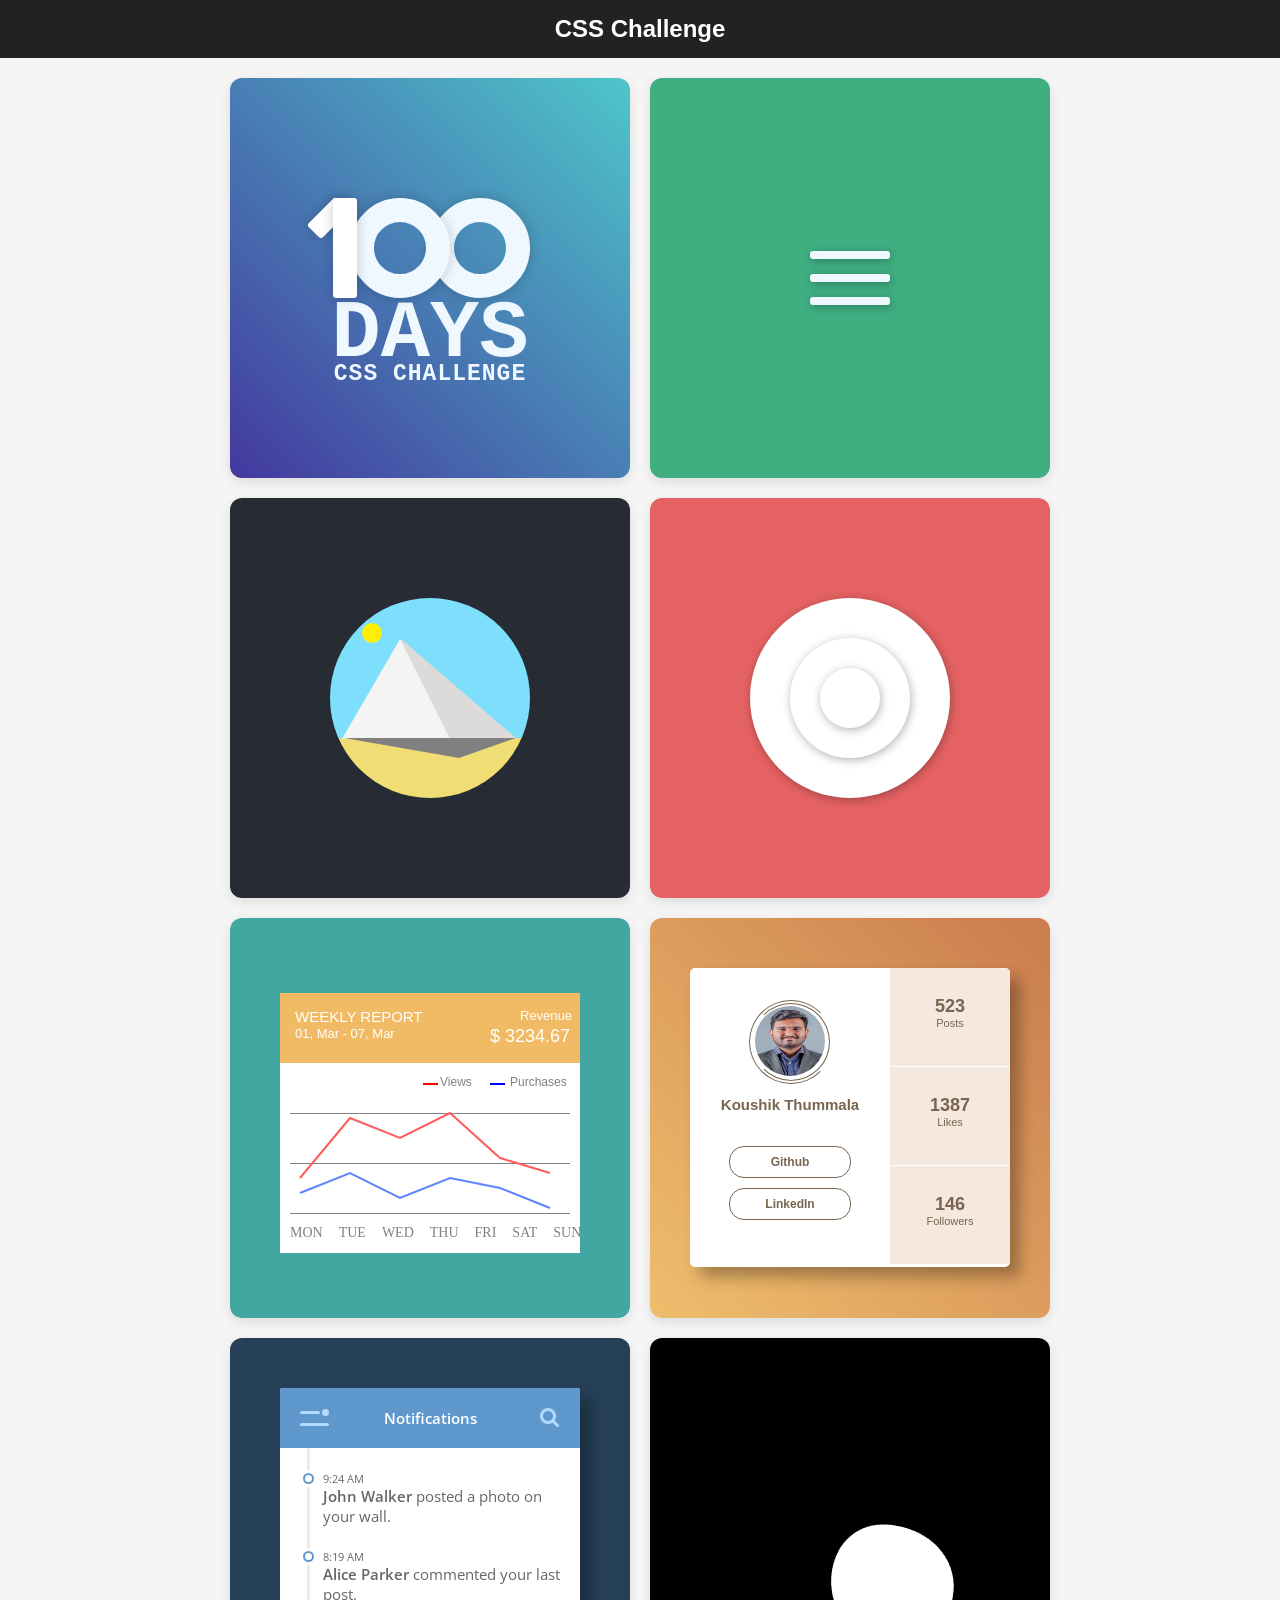
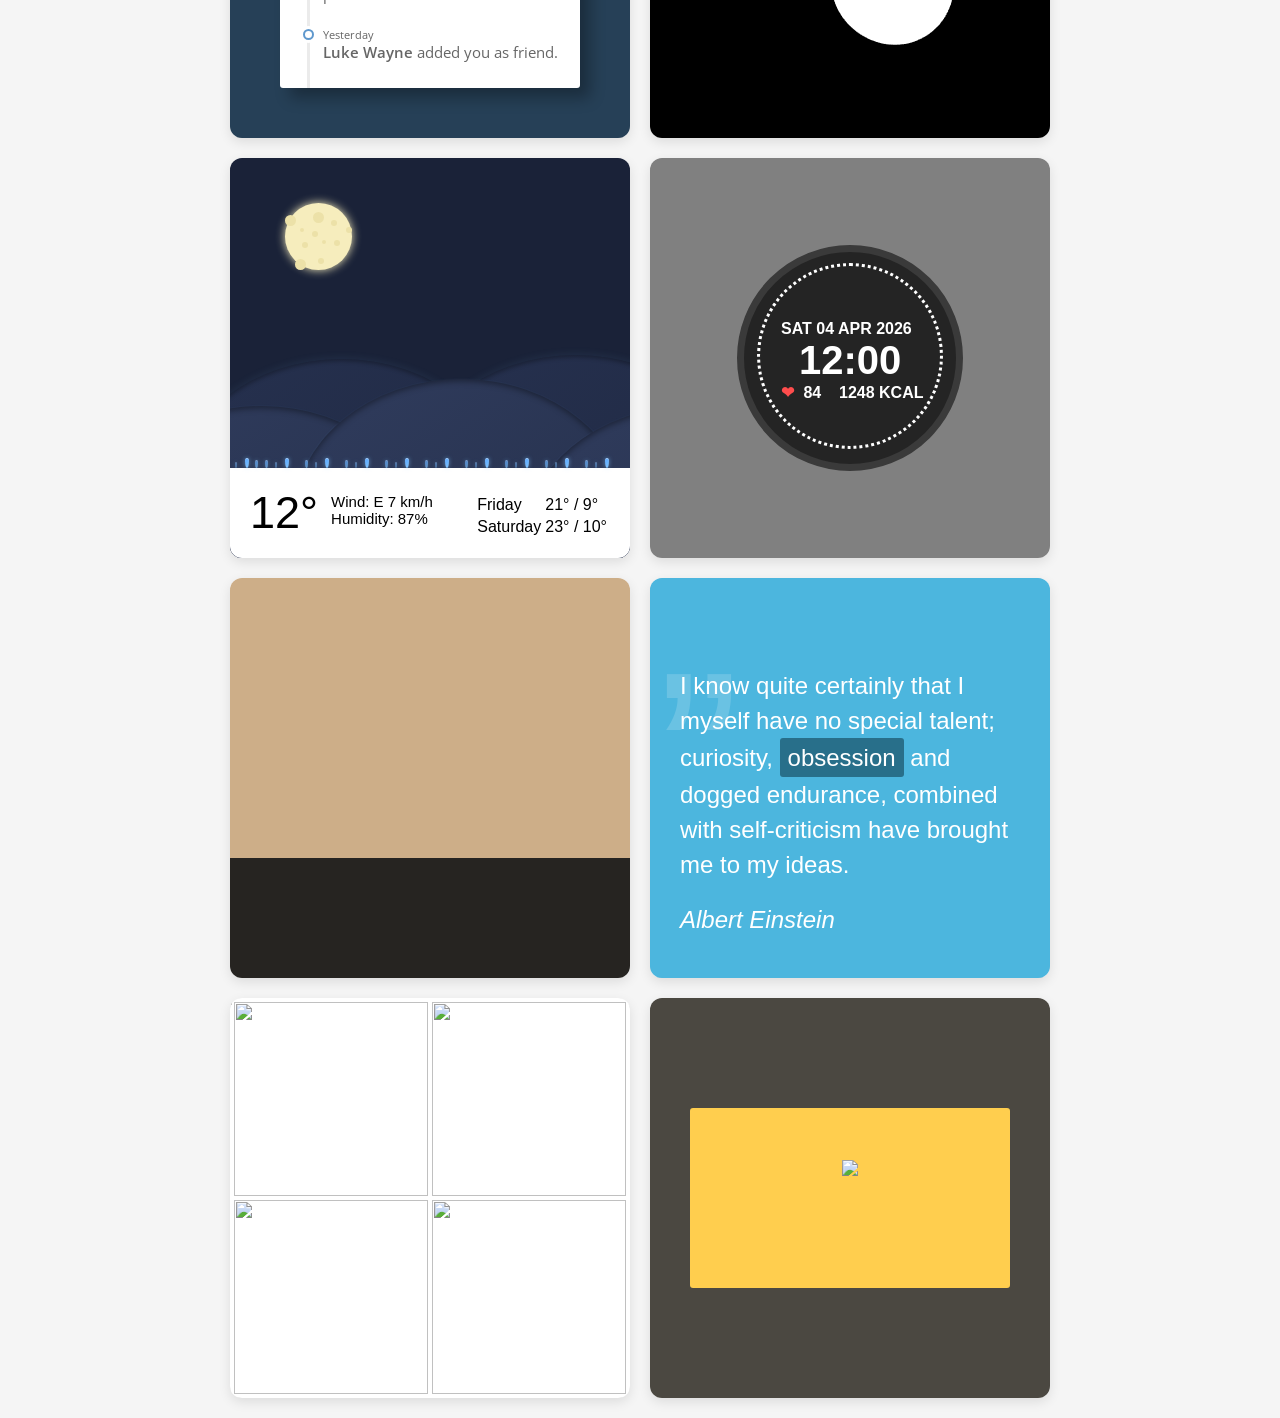
<file: index.html>
<!DOCTYPE html>
<html lang="en">
<head>
    <meta charset="UTF-8">
    <meta name="viewport" content="width=device-width, initial-scale=1.0">
    <title>CSS Challenge</title>

    <link rel="stylesheet" href="index.css">
</head>

<body>

<main>

    <nav>
        <h1>CSS Challenge</h1>
    </nav>

    <ul class="grid-container">
        <li><iframe src="Day1/index.html"></iframe></li>
        <li><iframe src="Day2/index.html"></iframe></li>
        <li><iframe src="Day3/index.html"></iframe></li>
        <li><iframe src="Day4/index.html"></iframe></li>
        <li><iframe src="Day5/index.html" scrolling="no"></iframe></li>
        <li><iframe src="Day6/index.html" scrolling="no"></iframe></li>
        <li><iframe src="Day7/index.html" scrolling="no"></iframe></li>
        <li><iframe src="Day8/index.html" scrolling="no"></iframe></li>
        <li><iframe src="Day9/index.html" scrolling="no"></iframe></li>
        <li><iframe src="Day10/index.html" scrolling="no"></iframe></li>
        <li><iframe src="Day11/index.html" scrolling="no"></iframe></li>
        <li><iframe src="Day12/index.html" scrolling="no"></iframe></li>
        <li><iframe src="Day13/index.html" scrolling="no"></iframe></li>
        <li><iframe src="Day14/index.html" scrolling="no"></iframe></li>
        

    </ul>

</main>

</body>
</html>
</file>
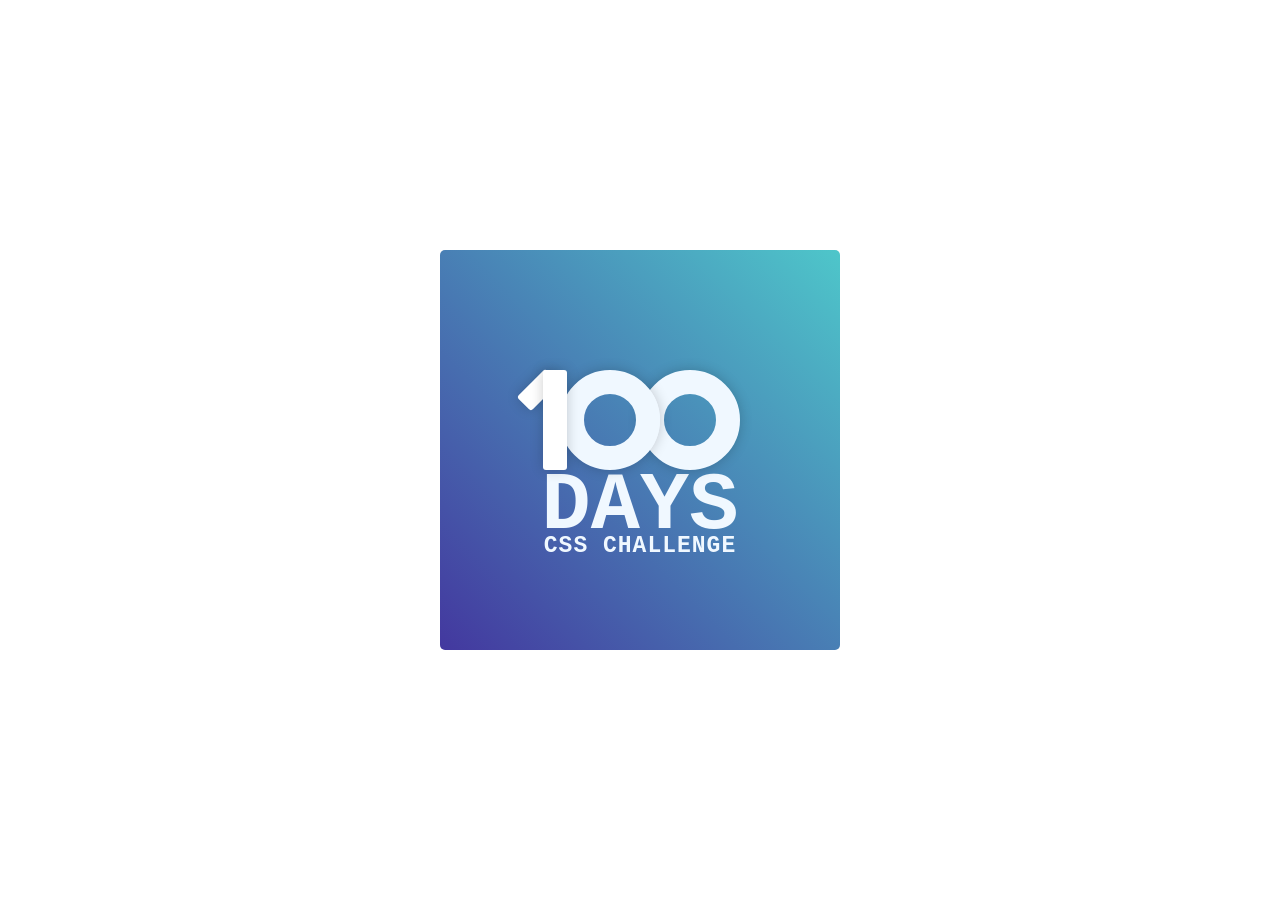
<file: Day1/index.html>
<!DOCTYPE html>
<html lang="en">
<head>
    <meta charset="UTF-8">
    <meta name="viewport" content="width=device-width, initial-scale=1.0">
    <title>Document</title>
    <link rel="stylesheet" href="./index.css">
</head>
<body>

    <article>

        <section id="one_cross"></section>
        <section id="one_straight"></section>
        <section id="zero_1"></section>
        <section id="zero_2"></section>
        <section id="days"> DAYS</section>
        <section id="css">CSS CHALLENGE</section>
        
    </article>

    
</body>
</html>
</file>
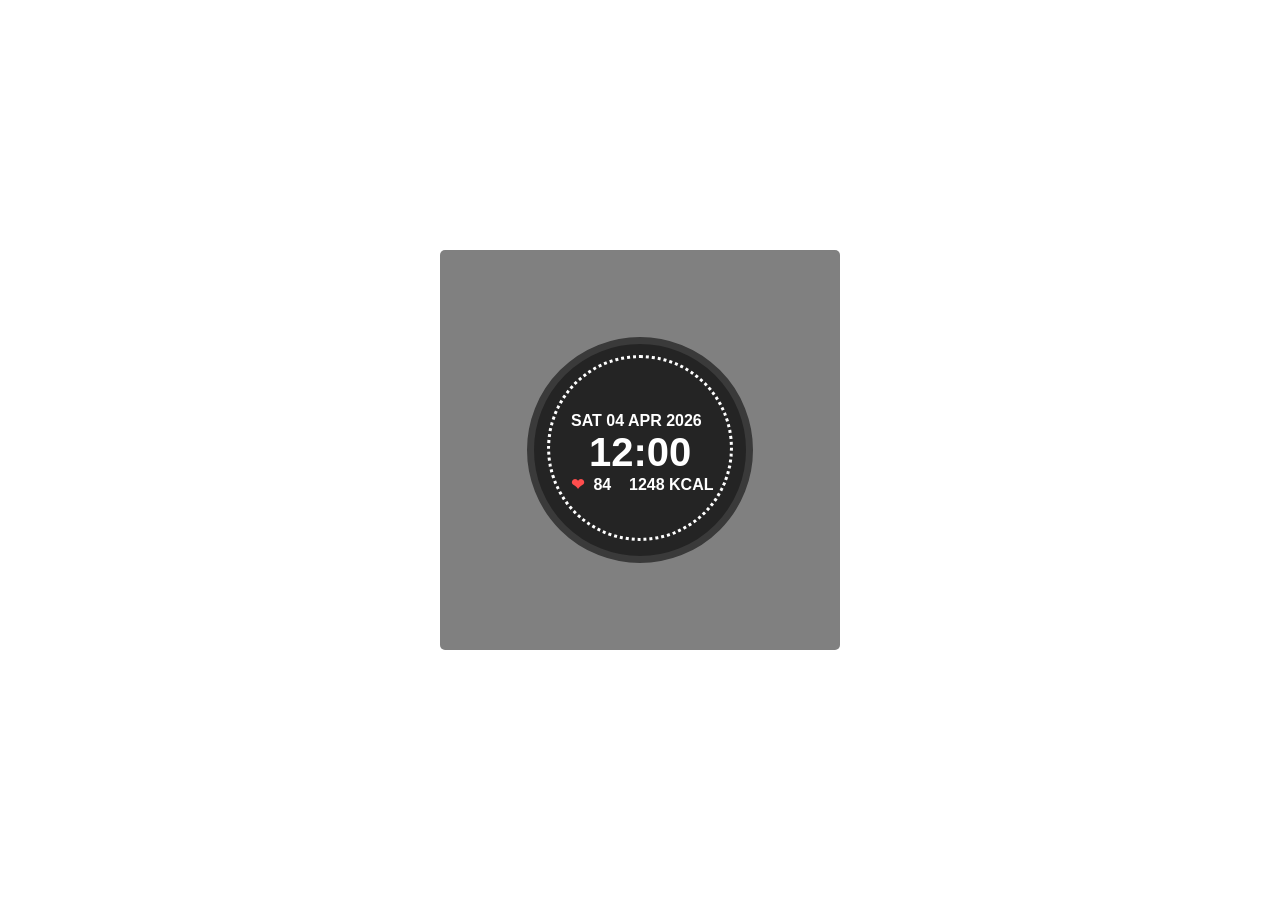
<file: Day10/index.html>
<!DOCTYPE html>
<html lang="en">
<head>
<meta charset="UTF-8">
<title>Moving Circle</title>

<link rel="stylesheet" href="./index.css">
</head>
<body>

<div class="frame">
  <div class="center">

    <!-- ✅ TEXT GOES HERE -->
    <div class="time-box">

        <h1>


           <p>
  SAT 04 APR 2026 <br>
  <strong>12:00</strong><br>

  <span class="heart">❤</span> 84 &nbsp;&nbsp; 1248 KCAL
</p>

        </h1>
    </div>

    <!-- ✅ SVG stays separate -->
    <svg class="spinner" viewBox="0 0 202 202">
      <circle cx="101" cy="101" r="99"></circle>
    </svg>

  </div>
</div>

</body>
</html>
</file>
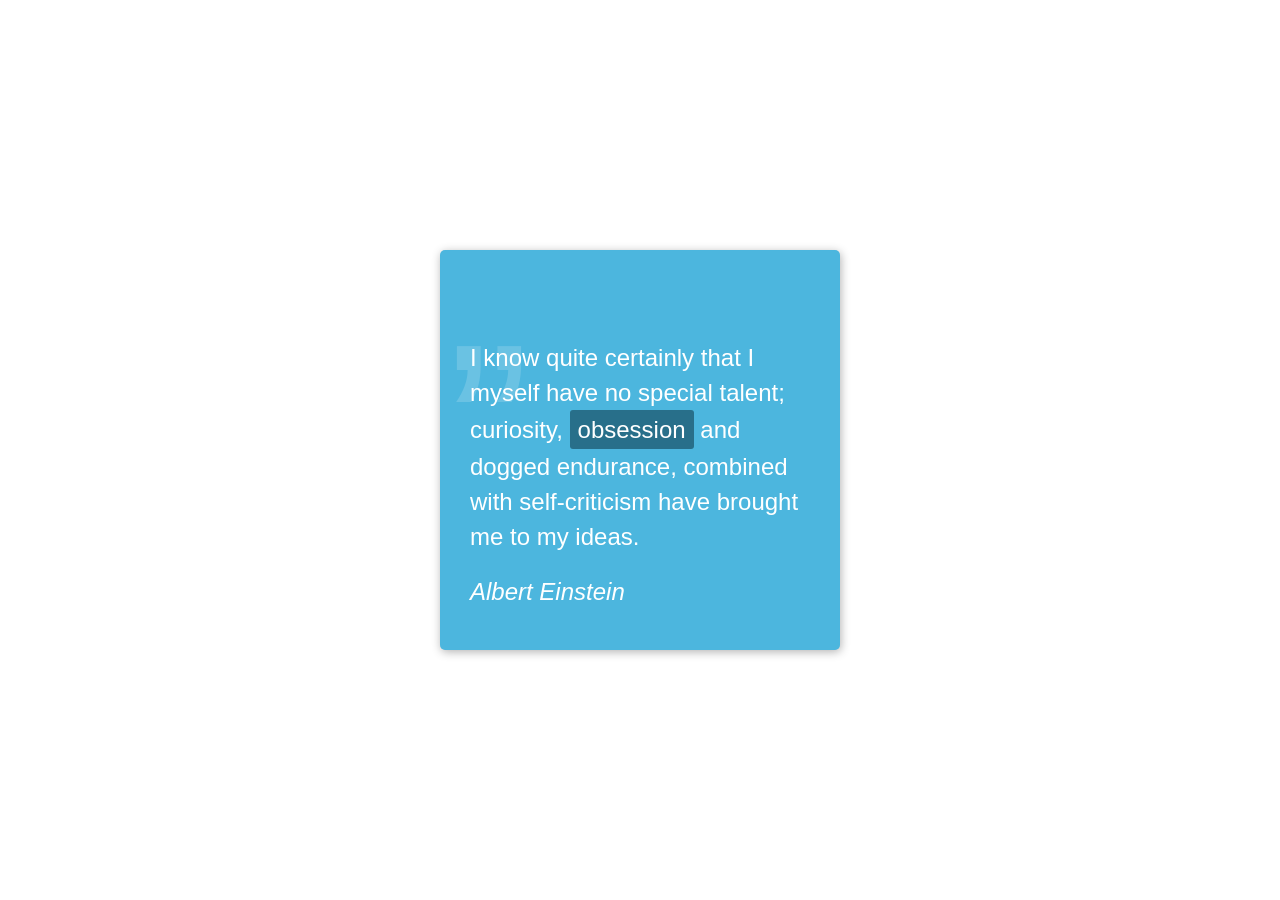
<file: Day12/index.html>
<!DOCTYPE html>
<html lang="en">

<head>
    <meta charset="UTF-8">
    <meta name="viewport" content="width=device-width, initial-scale=1.0">
    <title>Document</title>
    <link rel="stylesheet" href="./index.css">
</head>

<body>

    <section id="frame">
        <section id="quote">
            <p>
                I know quite certainly that I myself have no special talent; curiosity,
                <span class="tooltip">obsession
                    <span class="info">
                        <span class="pronounce">
                            [əbˈseʃ(ə)n]
                            <span class="fa-solid fa-volume-up"></span>
                        </span>
                        <span class="text">
                            <b>Obsession</b>, a persistent disturbing preoccupation with an often unreasonable idea or
                            feeling.
                        </span>
                    </span>
                </span>
                and dogged endurance, combined with self-criticism have brought me to my ideas.
            </p>
            <p id="author">Albert Einstein</p>
        </section>
    </section>
</body>

</html>
</file>
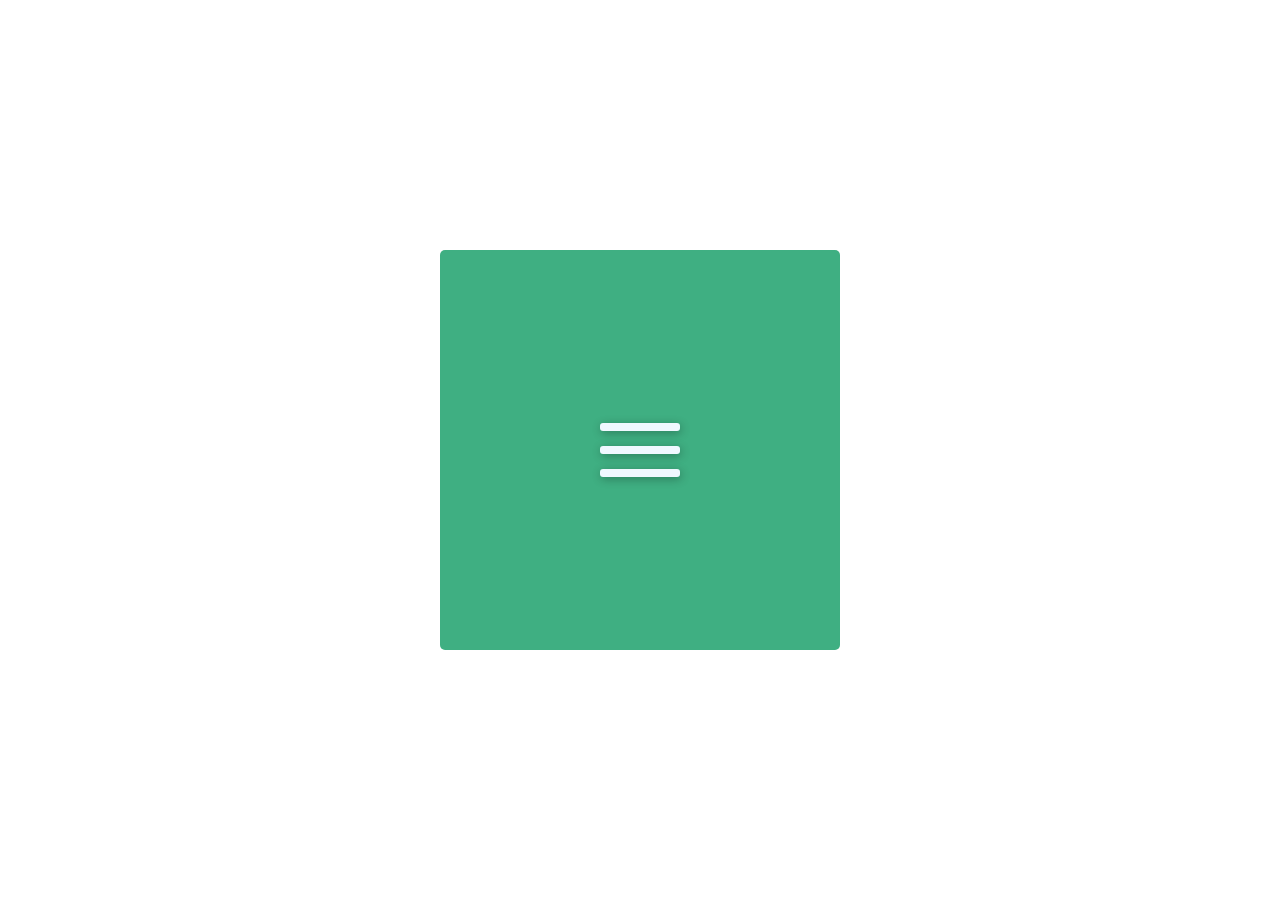
<file: Day2/index.html>
<!DOCTYPE html>
<html lang="en">
<head>
    <meta charset="UTF-8">
    <meta name="viewport" content="width=device-width, initial-scale=1.0">
    <title>Document</title>
    <link rel="stylesheet" href="./index.css">
</head>
<body>

    <article id="menu">

        <section id="one"></section>
        <section id="two"></section>
        <section id="three"></section>

    </article>



    <script src="./index.js"></script>
    
</body>
</html>
</file>
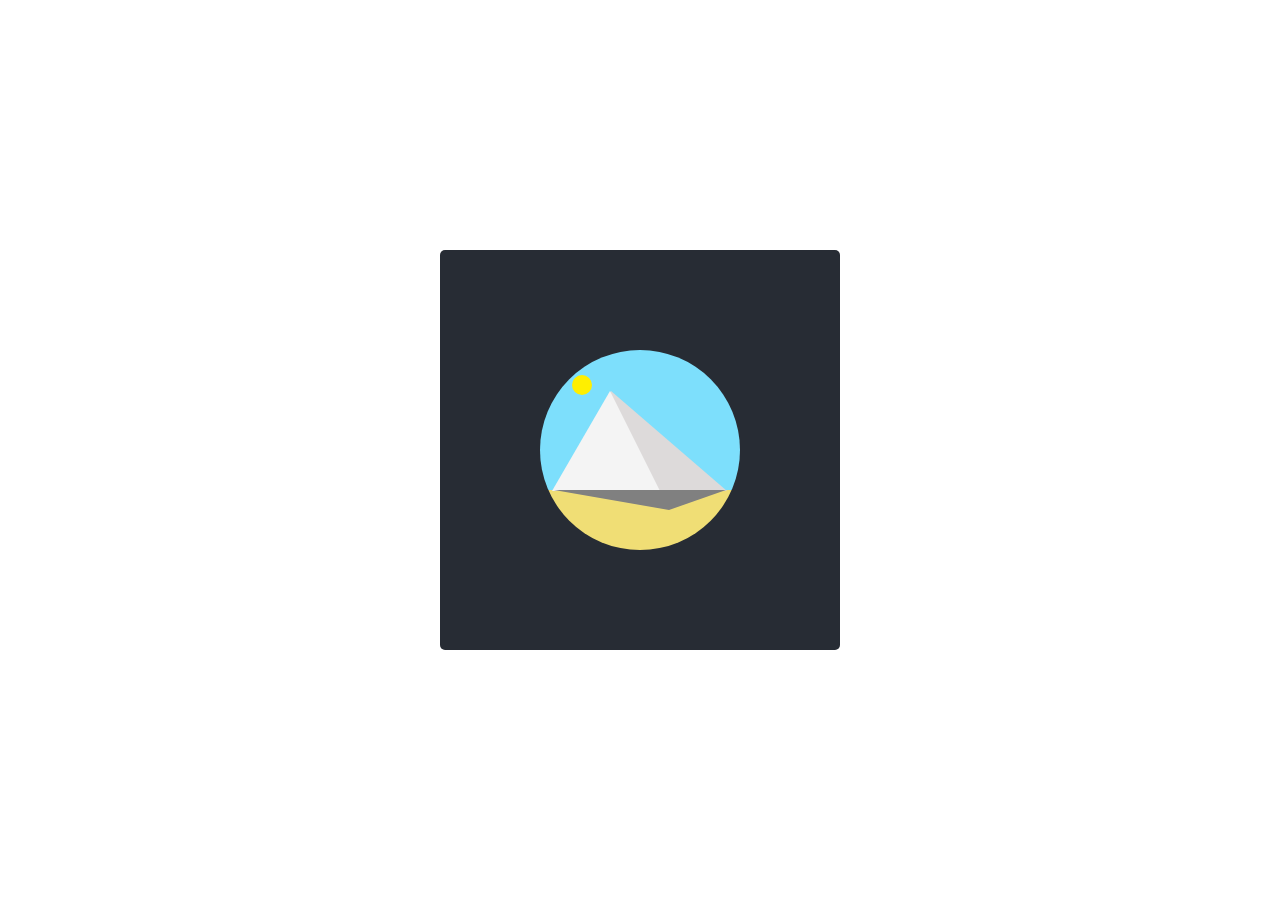
<file: Day3/index.html>
<!DOCTYPE html>
<html lang="en">

<head>
    <meta charset="UTF-8">
    <meta name="viewport" content="width=device-width, initial-scale=1.0">
    <title>Document</title>
    <link rel="stylesheet" href="./index.css">
</head>

<body>


    <article id="pyramid">

        <section id="circle">
            <section id="small_triangle"></section>
            <section id="triangle"></section>
            <section id="sunrises"></section>
            <section id="shadow"></section>
        </section>


    </article>

</body>

</html>
</file>
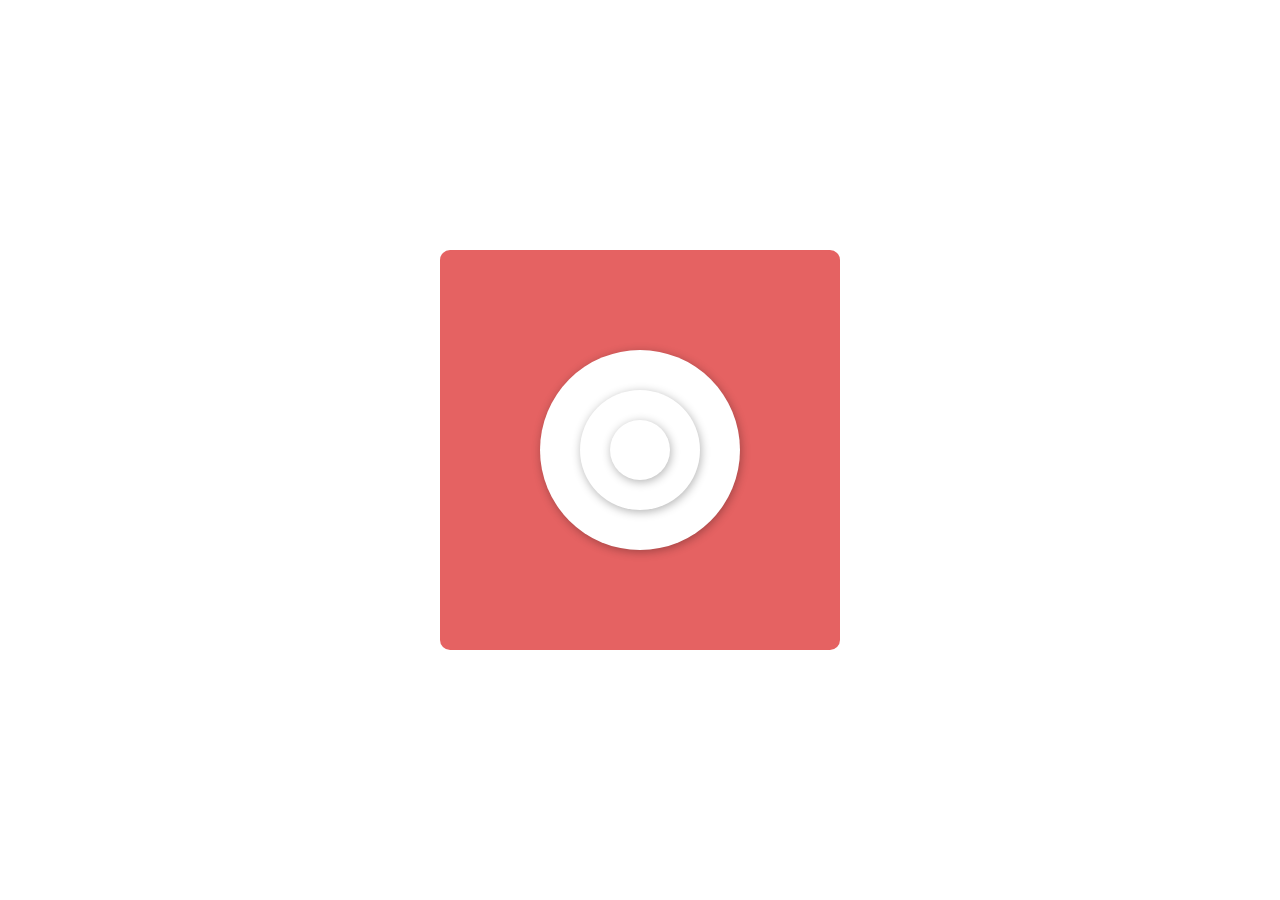
<file: Day4/index.html>
<!DOCTYPE html>
<html lang="en">
<head>
    <meta charset="UTF-8">
    <meta name="viewport" content="width=device-width, initial-scale=1.0">
    <title>Document</title>
    <link rel="stylesheet" href="./index.css">
</head>
<body>
    

    <section>

        <article id="big"></article>
        <article id="medium"></article>
        <article id="small"></article>
    </section>
</body>
</html>
</file>
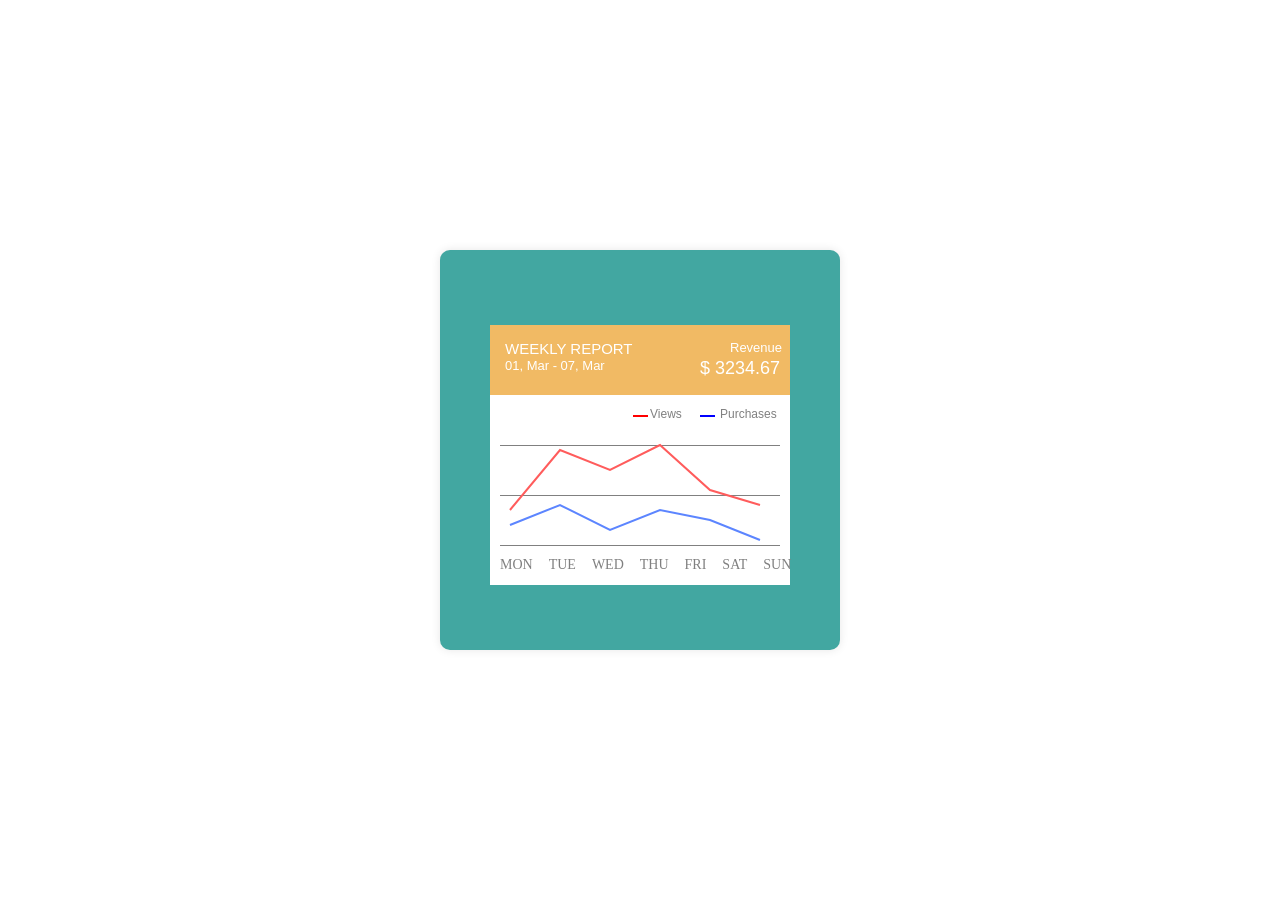
<file: Day5/index.html>
<!DOCTYPE html>
<html lang="en">

<head>
  <meta charset="UTF-8">
  <meta name="viewport" content="width=device-width, initial-scale=1.0">
  <title>Document</title>
  <link rel="stylesheet" href="./index.css">
</head>

<body>

  <section>

    <article>

      <span class="name">WEEKLY REPORT</span>
      <span class="date">01, Mar - 07, Mar</span>
      <span class="revenue">Revenue</span>
      <span class="amount">$ 3234.67</span>

    </article>


    <aside>

      <span class="line1"></span>
      <span class="line2"></span>
      <span class="line3"></span>



      <svg width="320" height="120">

        <!-- RED -->
        <g class="group">
          <polyline class="line" points="10,80 60,20 110,40 160,15 210,60 260,75" stroke="#ff5c5c" />

          <circle class="dot" cx="10" cy="80" r="4" fill="#ff5c5c" />
          <circle class="dot" cx="60" cy="20" r="4" fill="#ff5c5c" />
          <circle class="dot" cx="110" cy="40" r="4" fill="#ff5c5c" />
          <circle class="dot" cx="160" cy="15" r="4" fill="#ff5c5c" />
          <circle class="dot" cx="210" cy="60" r="4" fill="#ff5c5c" />
          <circle class="dot" cx="260" cy="75" r="4" fill="#ff5c5c" />
        </g>

        <!-- BLUE -->
        <g class="group">
          <polyline class="line" points="10,95 60,75 110,100 160,80 210,90 260,110" stroke="#5c85ff" />

          <circle class="dot" cx="10" cy="95" r="4" fill="#5c85ff" />
          <circle class="dot" cx="60" cy="75" r="4" fill="#5c85ff" />
          <circle class="dot" cx="110" cy="100" r="4" fill="#5c85ff" />
          <circle class="dot" cx="160" cy="80" r="4" fill="#5c85ff" />
          <circle class="dot" cx="210" cy="90" r="4" fill="#5c85ff" />
          <circle class="dot" cx="260" cy="110" r="4" fill="#5c85ff" />
        </g>

      </svg>


      <h1  class="red"></h1>
      <p id="views">Views</p>
      <h1  class="blue"></h1>
      <p id="purchases">Purchases</p>

      <ul>
        <li>MON</li>
        <li>TUE</li>
        <li>WED</li>
        <li>THU</li>
        <li>FRI</li>
        <li>SAT</li>
        <li>SUN</li>
      </ul>

    </aside>
  </section>

</body>

</html>
</file>
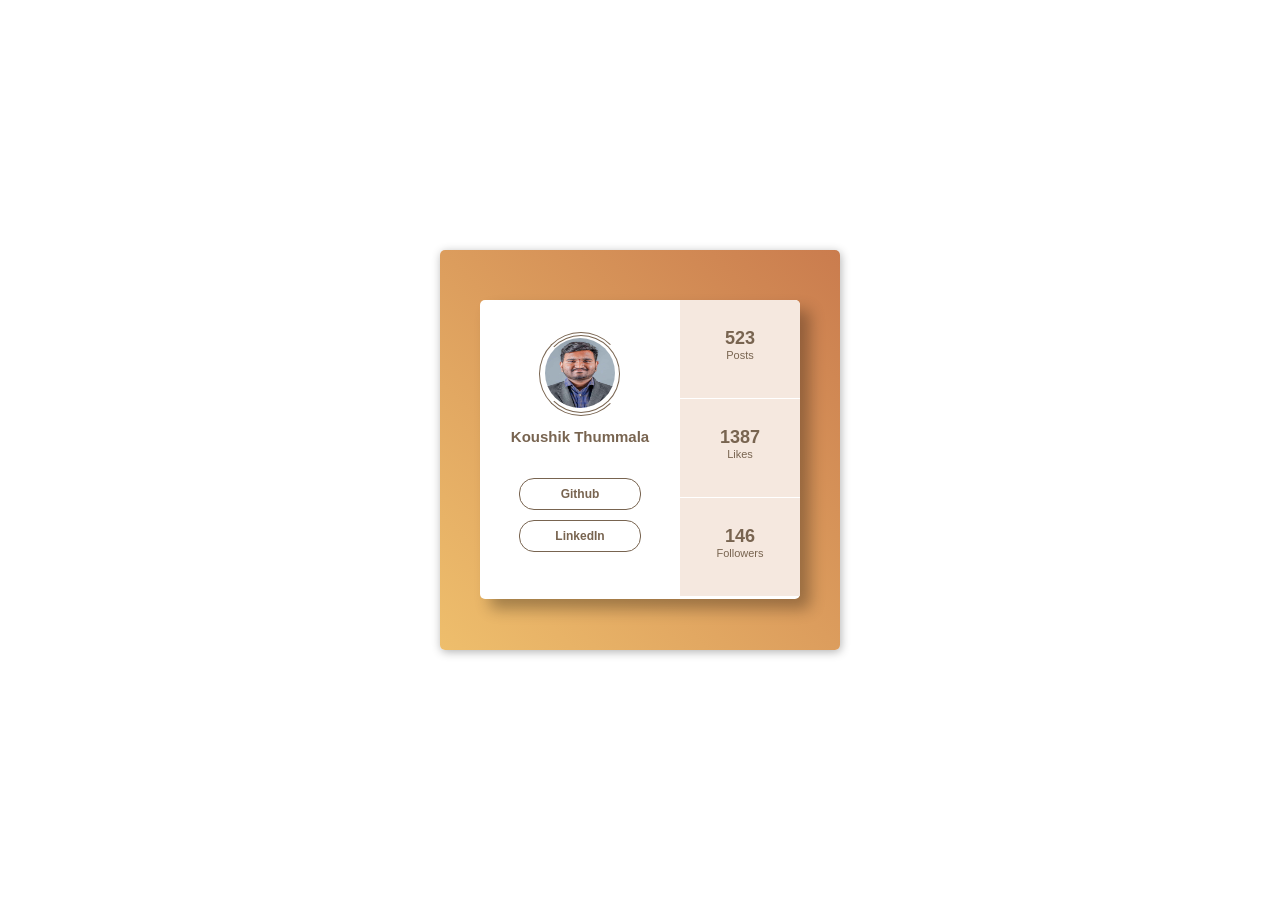
<file: Day6/index.html>
<!DOCTYPE html>
<html lang="en">

<head>
    <meta charset="UTF-8">
    <meta name="viewport" content="width=device-width, initial-scale=1.0">
    <title>Document</title>
    <link rel="stylesheet" href="./index.css">
</head>

<body>


    <div class="frame">
        <div class="center">

            <div class="profile">

                <div class="image">
                    <div class="circle-1"></div>
                    <div class="circle-2"></div>
                    <img src="../asserts/WhatsApp Image 2025-03-28 at 23.36.41_7519bd23.jpg" width="70" height="70"
                        alt="KoushikThummala">
                </div>

                <div class="name">Koushik Thummala</div>

                <div class="actions">
                    <a href="https://github.com/koushik050903/CSS" target="_blank" class="btn">Github</a>
                    <a href="https://www.linkedin.com/in/koushik-thummala-1a0915249/" target="_blank"
                        class="btn">LinkedIn</a>
                </div>

            </div>

            <div class="stats">
                <div class="box">
                    <span class="value">523</span>
                    <span class="parameter">Posts</span>
                </div>
                <div class="box">
                    <span class="value">1387</span>
                    <span class="parameter">Likes</span>
                </div>
                <div class="box">
                    <span class="value">146</span>
                    <span class="parameter">Followers</span>
                </div>
            </div>

        </div>
    </div>

</body>

</html>
</file>
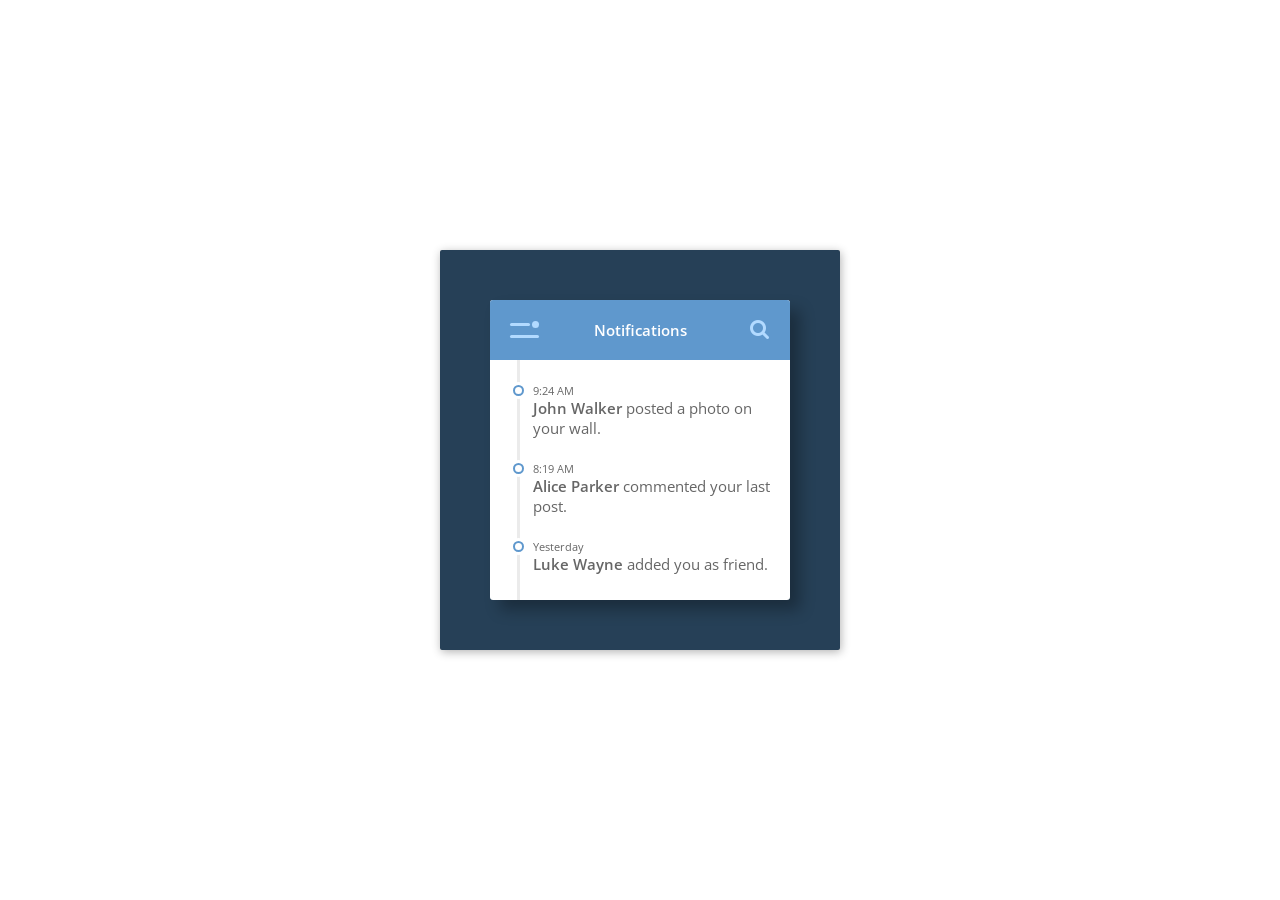
<file: Day7/index.html>
<!DOCTYPE html>
<html lang="en">

<head>
	<meta charset="UTF-8">
	<meta name="viewport" content="width=device-width, initial-scale=1.0">
	<title>Document</title>
	<link href="https://fonts.googleapis.com/css2?family=Open+Sans:wght@400;600&display=swap" rel="stylesheet">
	<link rel="stylesheet" href="https://cdnjs.cloudflare.com/ajax/libs/font-awesome/4.7.0/css/font-awesome.min.css">
	<script src="https://code.jquery.com/jquery-3.6.0.min.js"></script>
	<link rel="stylesheet" href="./index.css">
</head>

<body>

	<section class="frame">
		<section class="panel">
			<section class="header">
				<section class="menu-icon">
					<section class="dash-top"></section>
					<section class="dash-bottom"></section>
					<section class="circle"></section>
				</section>
				<span class="title">Notifications</span>
				<input type="text" class="search-input" placeholder="Search ...">
				<section class="fa fa-search search-icon"></section>
			</section>

			<section class="notifications clearfix">
				<section class="line"></section>
				<section class="notification">
					<section class="circle"></section>
					<span class="time">9:24 AM</span>
					<p><b>John Walker</b> posted a photo on your wall.</p>
				</section>
				<section class="notification">
					<section class="circle"></section>
					<span class="time">8:19 AM</span>
					<p><b>Alice Parker</b> commented your last post.</p>
				</section>
				<section class="notification">
					<section class="circle"></section>
					<span class="time">Yesterday</span>
					<p><b>Luke Wayne</b> added you as friend.</p>
				</section>
			</section>
		</section>

		<section class="menu">
			<ul>
				<li><span class="fa fa-dashboard"></span>Dashboard</li>
				<li><span class="fa fa-user"></span>Profile</li>
				<li><span class="fa fa-bell"></span>Notifications</li>
				<li><span class="fa fa-comments"></span>Messages</li>
				<li><span class="fa fa-gear"></span>Settings</li>
			</ul>
		</section>

	</section>

	<script src="./index.js"></script>

</body>

</html>
</file>
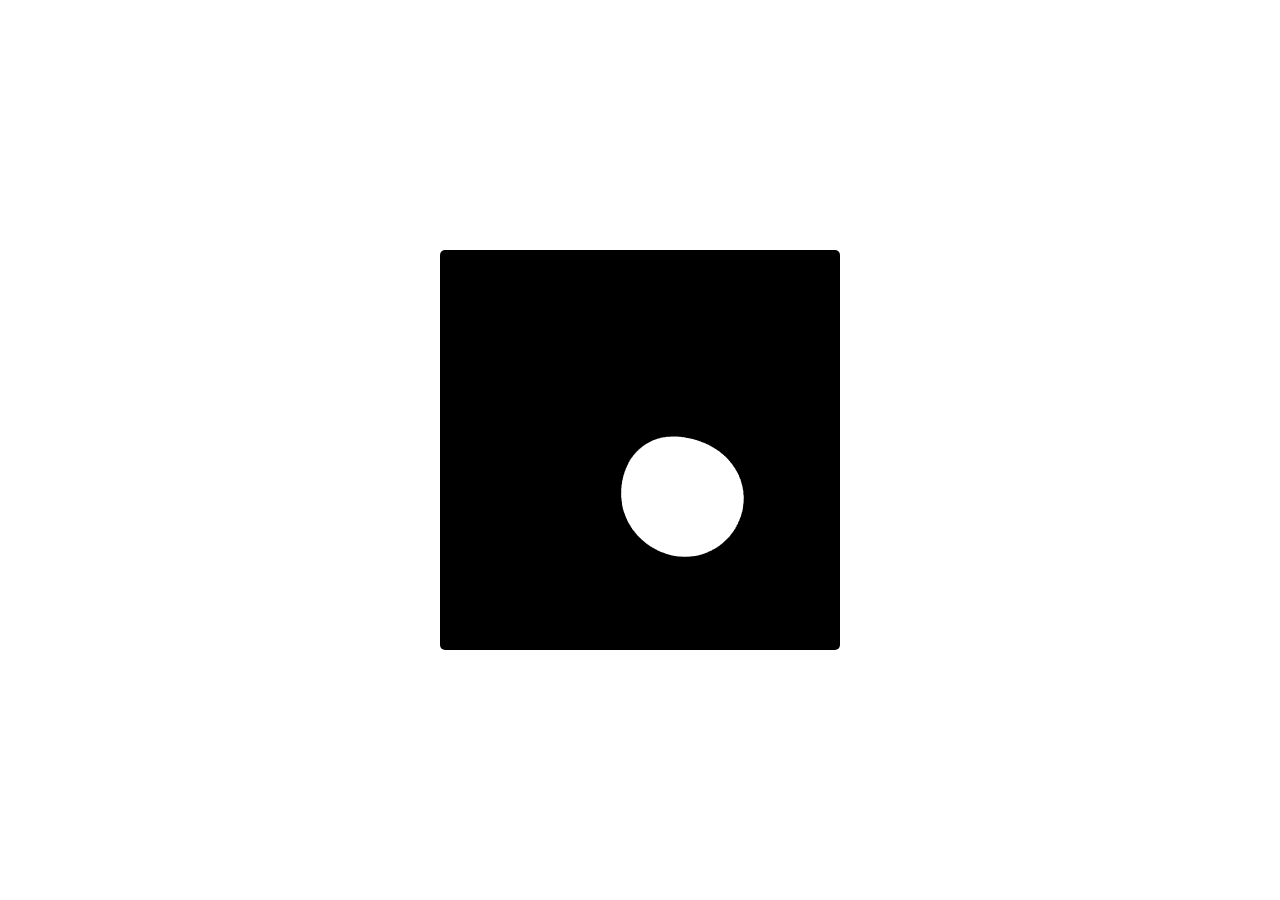
<file: Day8/index.html>
<!DOCTYPE html>
<html lang="en">
<head>
<meta charset="UTF-8">
<title>Document</title>

<link rel="stylesheet" href="index.css">
</head>

<body>

<div class="frame">
  <div class="center">

    <div class="circle"></div>

    <div class="inner"></div>
    <div class="inner"></div>
    <div class="inner"></div>
    <div class="inner"></div>
    <div class="inner"></div>
    <div class="inner"></div>
    <div class="inner"></div>
    <div class="inner"></div>

    <div class="outer outer1"></div>
    <div class="outer outer2"></div>
    <div class="outer outer3"></div>
    <div class="outer outer4"></div>
    <div class="outer outer5"></div>
    <div class="outer outer6"></div>
    <div class="outer outer7"></div>
    <div class="outer outer8"></div>

  </div>
</div>

</body>
</html>
</file>
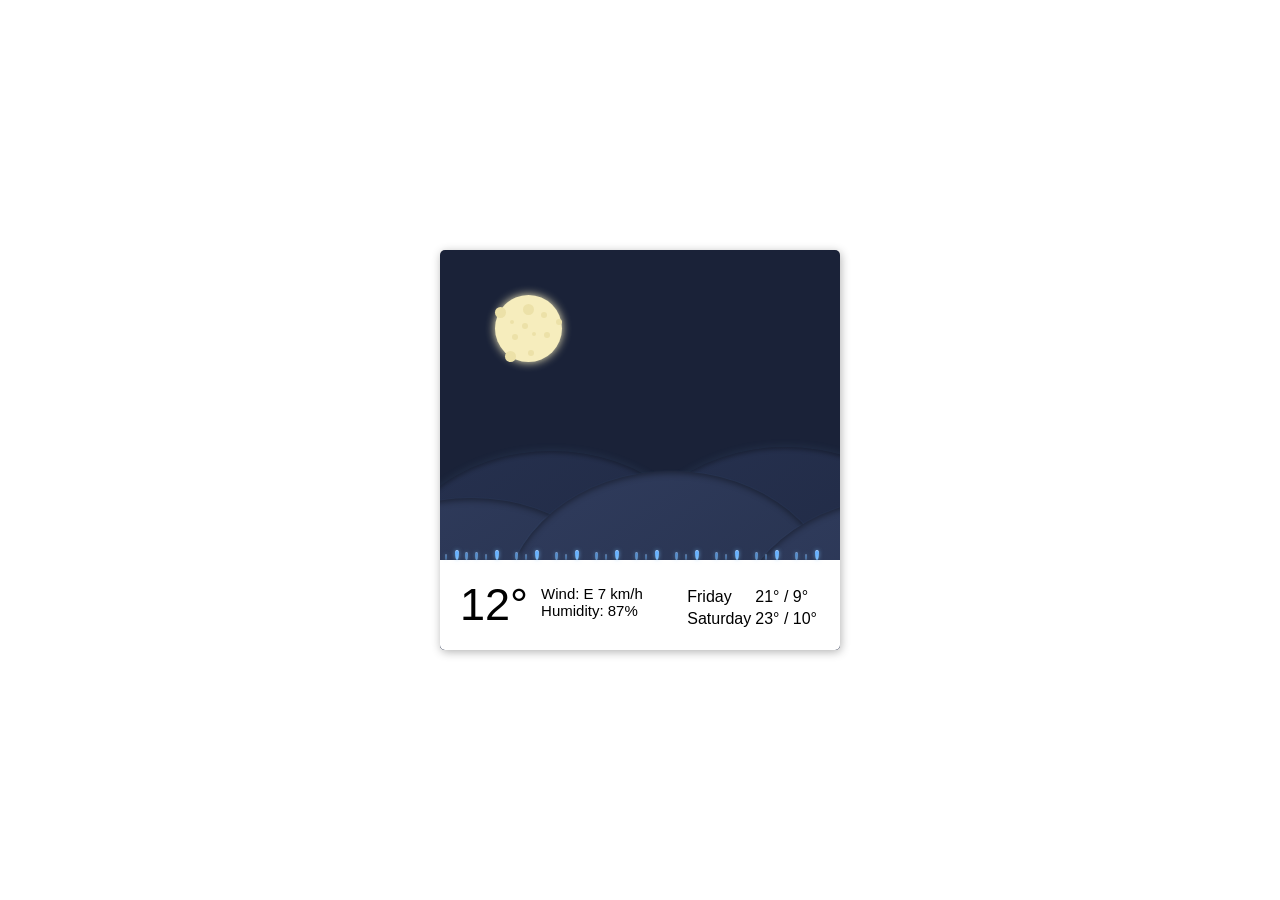
<file: Day9/index.html>
<!DOCTYPE html>
<html lang="en">
<head>
    <meta charset="UTF-8">
    <meta name="viewport" content="width=device-width, initial-scale=1.0">
    <title>Document</title>
    <link rel="stylesheet" href="./index.css">
</head>
<body>

    <div class="frame">
  <div class="moon">
    <div class="crater-1"></div>
    <div class="crater-2"></div>
    <div class="crater-3"></div>
    <div class="crater-4"></div>
    <div class="crater-5"></div>
    <div class="crater-6"></div>
    <div class="crater-7"></div>
    <div class="crater-8"></div>
    <div class="crater-9"></div>
    <div class="crater-10"></div>
    <div class="crater-11"></div>
  </div>

  <div class="hill-bg-1"></div>
  <div class="hill-bg-2"></div>
  <div class="hill-fg-1"></div>
  <div class="hill-fg-2"></div>
  <div class="hill-fg-3"></div>

  <div class="front">
    <div class="temperature">12°</div>
    <div class="info">Wind: E 7 km/h <br> Humidity: 87%</div>
    <table class="preview">
      <tr><td>Friday</td><td>21° / 9°</td></tr>
      <tr><td>Saturday</td><td>23° / 10°</td></tr>
    </table>
  </div>

  <div class="drop-big-1"></div>
  <div class="drop-big-2"></div>
  <div class="drop-big-3"></div>
  <div class="drop-big-4"></div>
  <div class="drop-big-5"></div>
  <div class="drop-big-6"></div>
  <div class="drop-big-7"></div>
  <div class="drop-big-8"></div>
  <div class="drop-big-9"></div>
  <div class="drop-big-10"></div>

  <div class="drop-medium-1"></div>
  <div class="drop-medium-2"></div>
  <div class="drop-medium-3"></div>
  <div class="drop-medium-4"></div>
  <div class="drop-medium-5"></div>
  <div class="drop-medium-6"></div>
  <div class="drop-medium-7"></div>
  <div class="drop-medium-8"></div>
  <div class="drop-medium-9"></div>
  <div class="drop-medium-10"></div>

  <div class="drop-small-1"></div>
  <div class="drop-small-2"></div>
  <div class="drop-small-3"></div>
  <div class="drop-small-4"></div>
  <div class="drop-small-5"></div>
  <div class="drop-small-6"></div>
  <div class="drop-small-7"></div>
  <div class="drop-small-8"></div>
  <div class="drop-small-9"></div>
  <div class="drop-small-10"></div>

  <!-- Water splashes -->
  <div class="splash-1"></div>
</div>
    
</body>
</html>
</file>
<file: index.css>
body {
  margin: 0;
  font-family: Arial, sans-serif;
  background: #f5f5f5;
}

nav {
  background: #222;
  color: #fff;
  padding: 15px;
  text-align: center;
}

nav h1 {
  margin: 0;
}

.grid-container {
  display: grid;
  grid-template-columns: repeat(3, 400px);
  justify-content: center;
  gap: 20px;
  padding: 20px;
  margin: 0;
  list-style: none;
}

.grid-container li {
  width: 400px;
  height: 400px;
  background: #fff;
  border-radius: 12px;
  overflow: hidden;
  box-shadow: 0 4px 12px rgba(0, 0, 0, 0.1);
}

iframe {
  width: 100%;
  height: 100%;
  border: none;
  display: block;
}

@media (max-width: 1300px) {
  .grid-container {
    grid-template-columns: repeat(2, 400px);
  }
}

@media (max-width: 850px) {
  .grid-container {
    grid-template-columns: repeat(1, 400px);
  }
}
</file>
<file: Day1/index.css>
*{
    margin: 0;
    padding: 0;
    box-sizing: border-box;
}


body {

  display: flex;
  justify-content: center;
  align-items: center;
  height: 100vh;
}

article{


    height: 400px;
    width: 400px;
    border-radius: 5px;
    background: linear-gradient(45deg, #43389F, #4ec6ca);
}

#one_cross{

    
    display: flex;
    position: relative;
    top: 120px;
    left: 88px;
    height: 40px;
    width: 20px;
    background-color: white;
    transform: rotate(45deg);
    border-radius: 3px;
    box-shadow: 0 0 13px 0 rgba(0,0,0,0.2);


}

#one_straight{
    
    display: flex;
    position: relative;
    top: 80px;
    left: 103px;
    height: 100px;
    width: 24px;
    background-color: white;
    border-radius: 3px;
    box-shadow: 0 0px 13px  0px rgba(0,0,0,0.2);
    z-index: 5;

}


#days{
    
    
    display: flex;
    position:relative;
    color: aliceblue;
    display: flex;
    align-items: center;
    justify-content: center;
    font-family: 'Courier New', 'Courier', sans-serif;
    font-size: 82px;
    font-weight: 700;
    top: -130px;
    
}

#css{
    
    display: flex;
    position: relative;
    color: aliceblue;
    display: flex;
    align-items: center;
    justify-content: center;
    font-family: 'Courier New', 'Courier', sans-serif;
    font-size: 23px;
    font-weight: 700;
    top: -150px;
    letter-spacing: 1px;
    
}


#zero_1{

    display: flex;
    position: relative;
    top: -20px;
    left: 120px;
    border-radius: 100px;
    height: 100px;
    width: 100px;
    background-color: aliceblue;
    border: 24px solid aliceblue;
    background: transparent;
    box-shadow: 0 0 13px 0 rgba(0,0,0,0.2);
    z-index: 2;
    

}

#zero_2{

    display: flex;
    position: relative;
    top: -120px;
    left: 200px;
    border-radius: 100px;
    height: 100px;
    width: 100px;
    background-color: aliceblue;
    border: 24px solid aliceblue;
    background: transparent;
    box-shadow: 0 0 13px 0 rgba(0,0,0,0.2);
    z-index: 1;

}
</file>
<file: Day10/index.css>
body {
  margin: 0;
  display: flex;
  justify-content: center;
  align-items: center;
  height: 100vh;
}

/* Outer frame */
.frame {
  width: 400px;
  height: 400px;
  background-color: grey;
  position: relative;
  border-radius: 5px;
}

p {
  position: absolute;
  font-family: Arial, sans-serif;
  font-size: 16px;
  color: white;
  position: absolute;
  top: 38px;

  left: 21px;
}

strong {
  font-size: 40px;
  font-weight: bold;
  position: relative;
  left: 18px;
}
.heart {
  color: #ff4d4d;
  display: inline-block;
  margin-right: 5px;
  animation: beat 0.9s ease-in-out infinite;
}

h1{
    width: 180px;
    height: 180px;
    border: 3px dotted white;
    position: absolute;
    top: -10px;
    left: 13px;
    border-radius: 50%;
}

/* Inner circle */
.center {
    position: absolute;
    width: 212px;
    height: 212px;
    top: 50%;
    left: 50%;
    transform: translate(-50%, -50%);
    background: #242424;
    border: 7px solid #3A3A3A;
  border-radius: 50%;
}


/* SVG spinner */
.spinner {
    position: absolute;
    width: 202px;
    height: 202px;
    top: 5px;
    left: 5px;
}

.spinner circle {
    stroke: #F85B5B;
    stroke-width: 3;
    fill: none;
    
    stroke-dasharray: 625;
    stroke-dashoffset: 625;
    
    transform-origin: center;
    transform: rotate(-90deg);
    
    animation: spinner 2s linear infinite;
}

/* Animation */
@keyframes spinner {
    0% {
        stroke-dashoffset: 625;
        transform: rotate(-90deg) scaleY(1);
    }
    
    50% {
        stroke-dashoffset: 0;
        transform: rotate(-90deg) scaleY(1);
    }
    
    50.001% {
        transform: rotate(-90deg) scaleY(-1);
    }
    
    100% {
        stroke-dashoffset: 625;
    transform: rotate(-90deg) scaleY(-1);
  }
}
@keyframes beat {
  0% {
    transform: scale(1);
  }
  30% {
    transform: scale(1.3);
  }
  60% {
    transform: scale(1);
  }
}
</file>
<file: Day12/index.css>
*{

  margin: 0;
  padding: 0;
  box-sizing: border-box;
}

body {

  font-family: 'Open Sans', Helvetica, sans-serif;
}

#frame {
    position: absolute;
    top: 50%;
    left: 50%;
    width: 400px;
    height: 400px;
    transform: translate(-50%, -50%);
    background-color: #4CB6DE;
  border-radius: 5px;
  box-shadow: 1px 2px 10px rgba(0, 0, 0, 0.3);
  color: #fff;
}

#quote {
  position: relative;
  margin-top: 90px;
  padding: 0 30px;
}

#quote::before {
  content: '„';
  position: absolute;
  font-size: 250px;
  color: #6AC2E3;
  top: -200px;
  left: 7px;
  z-index: 0;
}

#quote p {
  position: relative;
  z-index: 1;
  font-size: 24px;
  line-height: 35px;
  margin: 20px 0;
}

#author {
  font-weight: 300;
  font-style: italic;
  font-size: 20px;
}

.tooltip {
  position: relative;
  display: inline-block;
  background: #286F8A;
  padding: 2px 8px;
  cursor: pointer;
  border-radius: 3px;
}

.tooltip .info {
  position: absolute;
  bottom: 55px;
  left: -85px;
  width: 300px;
  background: #286F8A;
  font-size: 16px;
  line-height: 24px;
  visibility: hidden;
  opacity: 0;
  transform: translateY(-15px);
  transition: all 0.4s ease;
  border-radius: 4px;
}

.tooltip:hover .info {
  visibility: visible;
  opacity: 1;
  transform: translateY(0);
}

.tooltip .info::after {
  content: '';
  position: absolute;
  bottom: -5px;
  left: 50%;
  width: 10px;
  height: 10px;
  background: #286F8A;
  transform: translateX(-50%) rotate(45deg);
}

.pronounce {
  display: block;
  background: #fff;
  color: #286F8A;
  padding: 8px 15px;
  font-size: 14px;
}

.pronounce .fa-solid {
  margin-left: 10px;
  cursor: pointer;
  transition: transform 0.2s;
}

.pronounce .fa-solid:hover {
  transform: scale(1.2);
}

.text {
  display: block;
  padding: 12px 15px;
}
</file>
<file: Day2/index.css>
* {
  margin: 0;
  padding: 0;
  box-sizing: border-box;
}

body {
  display: flex;
  justify-content: center;
  align-items: center;
  height: 100vh;
}


#menu {
  display: flex;
  justify-content: center;
  flex-direction: column;
  align-items: center;
  height: 400px;
  width: 400px;
  background-color: #3FAF82;
  border-radius: 5px;
  gap: 15px;
  cursor: pointer;
}


#one,
#two,
#three {
  height: 8px;
  width: 80px;
  background-color: aliceblue;
  border-radius: 3px;
  box-shadow: 1px 2px 10px rgba(0, 0, 0, 0.3);
}


#menu.active #one {
  animation: topBar 0.7s ease-in-out forwards;
}

#menu.active #two {
  animation: middleBar 0.7s ease-in-out forwards;
}

#menu.active #three {
  animation: bottomBar 0.7s ease-in-out forwards;
}



#menu:not(.active) #one {
  animation: topBarRev 0.7s ease-in-out forwards;
}

#menu:not(.active) #two {
  animation: middleBarRev 0.7s ease-in-out forwards;
}

#menu:not(.active) #three {
  animation: bottomBarRev 0.7s ease-in-out forwards;
}


@keyframes topBar {
  0% {
    transform: translateY(0) rotate(0);
  }
  50% {
    transform: translateY(23px) rotate(0);
  }
  100% {
    transform: translateY(23px) rotate(45deg);
  }
}

@keyframes bottomBar {
  0% {
    transform: translateY(0) rotate(0);
  }
  50% {
    transform: translateY(-23px) rotate(0);
  }
  100% {
    transform: translateY(-23px) rotate(-45deg);
  }
}

@keyframes middleBar {
  0% {
    transform: scaleX(1);
    opacity: 1;
  }
  100% {
    transform: scaleX(0);
    opacity: 0;
  }
}

@keyframes topBarRev {
  0% {
    transform: translateY(23px) rotate(45deg);
  }
  100% {
    transform: translateY(0) rotate(0);
  }
}

@keyframes bottomBarRev {
  0% {
    transform: translateY(-23px) rotate(-45deg);
  }
  100% {
    transform: translateY(0) rotate(0);
  }
}

@keyframes middleBarRev {
  0% {
    transform: scaleX(0);
    opacity: 0;
  }
  100% {
    transform: scaleX(1);
    opacity: 1;
  }
}
</file>
<file: Day3/index.css>
* {
    margin: 0;
    padding: 0;
    box-sizing: border-box;
}

body {
    display: flex;
    align-items: center;
    justify-content: center;
    height: 100vh;
}

#pyramid {
    height: 400px;
    width: 400px;
    background-color: #272C34;
    border-radius: 5px;
    display: flex;
    justify-content: center;
    align-items: center;
    position: relative;
}

#circle {
    height: 200px;
    width: 200px;
    border-radius: 100px;
    background: linear-gradient(to top, #F0DE75 30%, #7DDFFC 30%);
    display: flex;
    align-items: center;
    justify-content: center;
    position: absolute;
}

#small_triangle {
    width: 0;
    height: 0;
    border-left: 57px solid transparent;
    border-right: 116px solid transparent;
    border-bottom: 100px solid #DDDADA;
    display: flex;
    position: relative;
    top: -9px;
    right: -10px;
}

#triangle {
    width: 0;
    height: 0;
    border-left: 58px solid transparent;
    border-right: 50px solid transparent;
    display: flex;
    position: relative;
    top: -9px;
    right: -10px;
}

#triangle {

    width: 0;
    height: 0;
    border-left: 58px solid transparent;
    border-right: 50px solid transparent;
    border-bottom: 100px solid #F4F4F4;
    display: flex;
    position: absolute;
    top: 41px;
    right: 80px;
}

#sunrises {

    height: 20px;
    width: 20px;
    background-color: #FFEF00;
    border-radius: 100px;
    display: flex;
    position: relative;
    top: -65px;
    animation: moveSun 5s linear infinite;
    right: 145px;
}

#shadow {
    width: 0;
    height: 0;
    border-left: 115px solid transparent;
    border-right: 57px solid transparent;
    border-top: 20px solid grey;

    position: absolute;
    top: 140px;
        animation: moveShadow 5s linear infinite;

}

@keyframes moveShadow {

    0% {

        

        border-top: 2px solid grey;
    }
   

}


@keyframes moveSun {
    0% {
        left: -150px;

    }

    50% {

        top: -90px;
    }

    51% {

        top: -88px;
        background-color: #ffea00;
    }

    100% {
        left: -40px;
        background-color: #F57209;
    }
}
</file>
<file: Day4/index.css>
* {
    margin: 0;
    padding: 0;
    box-sizing: border-box;
}

body {
    display: flex;
    justify-content: center;
    align-items: center;
    height: 100vh;
}

section {

    height: 400px;
    width: 400px;
    background-color: #E56262;
    border-radius: 10px;
    display: flex;
    align-items: center;
    justify-content: center;
}

#big {
    height: 200px;
    width: 200px;
    background-color: white;
    border-radius: 100px;
    box-shadow: 1px 2px 10px 0px rgba(0, 0, 0, 0.3);
    position: absolute;
    animation: big 3s infinite alternate;



}

#medium {
    height: 120px;
    width: 120px;
    background-color: white;
    border-radius: 100px;
    box-shadow: 1px 2px 10px 0px rgba(0, 0, 0, 0.3);
    position: absolute;
    animation: medium 3s infinite alternate;

}

#small {
    height: 60px;
    width: 60px;
    background-color: white;
    border-radius: 100px;
    box-shadow: 1px 2px 10px 0px rgba(0, 0, 0, 0.3);
    position: absolute;
    animation: small 3s infinite alternate;

}

@keyframes big {

    0% {
        box-shadow: 2px 2px 3px 2px rgba(0, 0, 0, 0.2);
        transform: scale(0);
    }

    60% {
        box-shadow: 2px 2px 3px 2px rgba(0, 0, 0, 0.2);
        transform: scale(0);
    }

    100% {
        box-shadow: 10px 10px 15px 0 rgba(0, 0, 0, 0.3);
        transform: scale(1);
    }
}

@keyframes medium {

    0% {
        box-shadow: 2px 2px 3px 2px rgba(0, 0, 0, 0.2);
        transform: scale(0);
    }


    40% {
        box-shadow: 2px 2px 3px 2px rgba(0, 0, 0, 0.2);
        transform: scale(0);
    }

    100% {
        box-shadow: 10px 10px 15px 0 rgba(0, 0, 0, 0.3);
        transform: scale(1);
    }
}

@keyframes small {

    0% {
        box-shadow: 2px 2px 3px 2px rgba(0, 0, 0, 0.2);
        transform: scale(0);
    }

    10% {
        box-shadow: 2px 2px 3px 2px rgba(0, 0, 0, 0.2);
        transform: scale(0);
    }

    100% {
        box-shadow: 10px 10px 15px 0 rgba(0, 0, 0, 0.3);
        transform: scale(1);
    }
}
</file>
<file: Day5/index.css>
* {

    margin: 0;
    padding: 0;
    box-sizing: border-box;
}

body {

    display: flex;
    justify-content: center;
    align-items: center;
    height: 100vh;
}

section {

    width: 400px;
    height: 400px;
    background-color: #42A7A1;
    border-radius: 10px;
    box-shadow: 0 0 10px rgba(0, 0, 0, 0.1);
    display: flex;
    align-items: center;
    justify-content: center;
    position: relative;
}

article {

    width: 300px;
    height: 70px;
    display: flex;
    position: relative;
    top: -90px;
    background-color: #F1BA64;
}

aside {

    width: 300px;
    height: 190px;
    display: flex;
    top: 145px;
    position: absolute;
    background-color: white;
    align-items: center;
    justify-content: center;
}

.name {

    width: 200px;
    height: 100%;
    flex-wrap: nowrap;
    font-size: 15px;
    display: flex;
    position: absolute;
    top: 15px;
    left: 15px;
    color: white;
    font-family: 'Franklin Gothic Medium', 'Arial Narrow', Arial, sans-serif;
}

.date {

    width: 300px;
    height: 100%;
    flex-wrap: nowrap;
    display: flex;
    position: absolute;
    top: 33px;
    left: 15px;
    color: white;
    font-size: 13px;
    font-family: 'Trebuchet MS', 'Lucida Sans Unicode', 'Lucida Grande', 'Lucida Sans', Arial, sans-serif;

}

.revenue {

    width: 300px;
    height: 100%;
    flex-wrap: nowrap;
    display: flex;
    position: absolute;
    left: 240px;
    top: 15px;
    color: white;
    font-size: 13px;
    font-family: 'Trebuchet MS', 'Lucida Sans Unicode', 'Lucida Grande', 'Lucida Sans', Arial, sans-serif;
}

.amount {

    width: 300px;
    height: 100%;
    flex-wrap: nowrap;
    display: flex;
    position: absolute;
    left: 210px;
    top: 33px;
    color: white;
    font-size: 18px;
    font-family: 'Trebuchet MS', 'Lucida Sans Unicode', 'Lucida Grande', 'Lucida Sans', Arial, sans-serif;
}

.line1 {

    width: 280px;
    height: 0.5px;
    background-color: grey;


    position: absolute;

    top: 50px;

}

.line2 {

    width: 280px;
    height: 1px;
    background-color: grey;
    position: absolute;
    top: 100px;


}

.line3 {

    width: 280px;
    height: 1px;
    background-color: grey;
    position: absolute;
    top: 150px;

}



ul {

    width: 280px;
    list-style: none;
    position: relative;
    display: flex;
    align-content: space-evenly;
    gap: 16px;
    top: 75px;
    font-family: Cambria, Cochin, Georgia, Times, 'Times New Roman', serif;
    font-size: 14px;
    color: gray;
}

svg {
    position: absolute;
    width: 280px;
}



.red{
    height: 2px;
    width: 15px;
    background-color: red;
    position: absolute;
    top: 20px;
}

.blue{
    height: 2px;
    width: 15px;
    background-color: blue;
    position: absolute;
    top: 20px;
    left: 210px;
}

#views {
    width: 300px;
    height: 100%;
    display: flex;
    position: absolute;
    left: 160px;
    top: 12px;
    color: grey;
    font-size: 12px;
    font-family: 'Trebuchet MS', 'Lucida Sans Unicode', 'Lucida Grande', 'Lucida Sans', Arial, sans-serif;
}

#purchases {
    width: 300px;
    height: 100%;
    display: flex;
    position: absolute;
    left: 230px;
    top: 12px;
    color: grey;
    font-size: 12px;
    font-family: 'Trebuchet MS', 'Lucida Sans Unicode', 'Lucida Grande', 'Lucida Sans', Arial, sans-serif;
}


.line {
    fill: none;
    stroke-width: 2;
    transition: 0.3s;

}

.dot {
    opacity: 0;
    transition: 0.3s;
}

g:hover .dot {
    opacity: 1;
}

g:hover .line {
    stroke-width: 4;
}
</file>
<file: Day6/index.css>
.frame {
  position: absolute;
  top: 50%;
  left: 50%;
  width: 400px;
  height: 400px;
  margin-top: -200px;
  margin-left: -200px;
  border-radius: 5px;
  box-shadow: 1px 2px 10px rgba(0,0,0,0.3);
  background: linear-gradient(to top right, #EEBE6C 0%, #CA7C4E 100%);
  color: #786450;
  font-family: 'Open Sans', Helvetica, sans-serif;
}

.center {
  position: absolute;
  top: 50px;
  left: 40px;
  height: 299px;
  width: 320px;
  background: #fff;
  border-radius: 5px;
  overflow: hidden;
  box-shadow: 10px 10px 15px rgba(0,0,0,0.3);
}

.profile {
  float: left;
  width: 200px;
  height: 320px;
  text-align: center;
}

.profile .image {
  position: relative;
  width: 70px;
  height: 70px;
  margin: 38px auto 0;
}

.profile .image img {
  display: block;
  border-radius: 50%;
  background: #F5E8DF;
}

.profile .image .circle-1 {
  position: absolute;
  width: 76px;
  height: 76px;
  top: -3px;
  left: -3px;
  border: 1px solid;
  border-color: #786450 #786450 #786450 transparent;
  border-radius: 50%;
  transition: all 1.5s ease-in-out;
}

.profile .image .circle-2 {
  position: absolute;
  width: 82px;
  height: 82px;
  top: -6px;
  left: -6px;
  border: 1px solid;
  border-color: #786450 transparent #786450 #786450;
  border-radius: 50%;
  transition: all 1.5s ease-in-out;
}

.profile .image:hover {
  cursor: pointer;
}

.profile .image:hover .circle-1 {
  transform: rotate(360deg);
}

.profile .image:hover .circle-2 {
  transform: rotate(-360deg);
}

.profile .name {
  font-size: 15px;
  font-weight: 600;
  margin-top: 20px;
}

.profile .job {
  font-size: 11px;
  line-height: 15px;
}

.profile .actions {
  margin-top: 33px;
}

.profile .actions .btn {
  display: block;
  width: 120px;
  height: 30px;
  margin: 0 auto 10px;
  background: none;
  border: 1px solid #786450;
  border-radius: 15px;
  font-size: 12px;
  font-weight: 600;
  color: #786450;
  transition: all 0.3s ease-in-out;
}

.profile .actions .btn:hover {
  background: #786450;
  color: #fff;
}

.stats {
  float: left;
}

.stats .box {
  width: 120px;
  height: 70px;
  background: #F5E8DF;
  text-align: center;
  padding-top: 28px;
  transition: all 0.4s ease-in-out;
}

.stats .box:hover {
  background: #E1CFC2;
  cursor: pointer;
}

.stats .box:nth-child(2) {
  margin: 1px 0;
}

.stats span {
  display: block;
}

.stats .value {
  font-size: 18px;
  font-weight: 600;
}

.stats .parameter {
  font-size: 11px;
}


.btn {
  display: block;
  width: 120px;
  height: 30px;
  line-height: 30px;
  margin: 10px auto;
  text-align: center;
  border: 1px solid #786450;
  border-radius: 15px;
  text-decoration: none;
  color: #786450;
  font-size: 12px;
  font-weight: 600;
  transition: 0.3s;
}

.btn:hover {
  background: #786450;
  color: #fff;
}

.btn:hover {
  background: #786450;
  color: #fff;
}
.actions {
  text-align: center;
}

.btn {
  display: inline-block;
  margin: 5px auto;
  text-align: center;
}
.actions {
  display: flex;
  flex-direction: column;
  align-items: center;
}
</file>
<file: Day7/index.css>
.frame {
    position: absolute;
    top: 50%;
    left: 50%;
    width: 400px;
    height: 400px;
    margin-top: -200px;
    margin-left: -200px;
    border-radius: 2px;
    box-shadow: 1px 2px 10px 0px rgba(0, 0, 0, 0.3);
    background: #264057;
    color: #666666;
    font-family: 'Open Sans', Helvetica, sans-serif;
    -webkit-font-smoothing: antialiased;
}

.frame .panel {
    position: absolute;
    z-index: 2;
    height: 300px;
    width: 300px;
    top: 50px;
    left: 50px;
    background: #fff;
    border-radius: 3px;
    overflow: hidden;
    box-shadow: 10px 10px 15px 0 rgba(0, 0, 0, 0.3);
    transition: all .5s ease-in-out;
}

.frame .panel.show-menu {
    transform: translate3d(150px, 0, 0);
}

.frame .panel .header {
    height: 60px;
    width: 100%;
    background: #5F98CD;
}

.frame .panel .header .menu-icon {
    position: absolute;
    width: 29px;
    height: 15px;
    top: 23px;
    left: 20px;
    cursor: pointer;
}

.frame .panel .header .menu-icon:hover .dash-top,
.frame .panel .header .menu-icon:hover .dash-bottom,
.frame .panel .header .menu-icon:hover .circle {
    background: #fff;
}

.frame .panel .header .menu-icon .dash-top {
    position: absolute;
    width: 20px;
    height: 3px;
    top: 0;
    left: 0;
    background: #B2DAFF;
    border-radius: 3px;
    transition: all .2s ease-in-out;
}

.frame .panel .header .menu-icon .dash-bottom {
    position: absolute;
    width: 29px;
    height: 3px;
    top: auto;
    bottom: 0;
    left: 0;
    background: #B2DAFF;
    border-radius: 3px;
    transition: all .2s ease-in-out;
}

.frame .panel .header .menu-icon .circle {
    position: absolute;
    height: 7px;
    width: 7px;
    border-radius: 4px;
    top: -2px;
    right: 0;
    background: #B2DAFF;
    transition: all .2s ease-in-out;
}

.frame .panel .header .title {
    display: block;
    text-align: center;
    line-height: 60px;
    color: #fff;
    font-weight: 600;
    font-size: 15px;
}

.frame .panel .header .search-input {
    box-sizing: border-box;
    position: absolute;
    top: 13px;
    right: 55px;
    width: 230px;
    height: 34px;
    border-radius: 17px;
    border: none;
    background: #fff;
    padding: 0 17px;
    font-size: 13px;
    color: #666;
    transition: all .3s ease-in-out;
    transform: translateX(15px);
    opacity: 0;
    pointer-events: none;
}

.frame .panel .header .search-input:focus {
    outline: none;
}

.frame .panel .header .search-input.active {
    transform: translateX(0);
    opacity: 1;
    pointer-events: all;
}

.frame .panel .header .search-icon {
    position: absolute;
    z-index: 2;
    font-size: 21px;
    color: #B2DAFF;
    top: 18px;
    right: 20px;
    transition: all .3s ease;
    cursor: pointer;
}

.frame .panel .header .search-icon:hover {
    color: #fff;
}

.frame .panel .notifications {
    position: relative;
    height: 100%;
    overflow: hidden;
}

.frame .panel .notifications .line {
    position: absolute;
    top: 0;
    left: 27px;
    bottom: 0;
    width: 3px;
    background: #EBEBEB;
}

.frame .panel .notifications .notification {
    position: relative;
    z-index: 2;
    margin: 25px 20px 25px 43px;
}

.frame .panel .notifications .notification:nth-child(2) {
    animation: here-am-i .5s ease-out 0.4s;
    animation-fill-mode: both;
}

.frame .panel .notifications .notification:nth-child(3) {
    animation: here-am-i .5s ease-out 0.6s;
    animation-fill-mode: both;
}

.frame .panel .notifications .notification:nth-child(4) {
    animation: here-am-i .5s ease-out 0.8s;
    animation-fill-mode: both;
}

.frame .panel .notifications .notification:hover {
    color: #5F98CD;
    cursor: pointer;
}

.frame .panel .notifications .notification .circle {
    box-sizing: border-box;
    position: absolute;
    height: 11px;
    width: 11px;
    background: #fff;
    border: 2px solid #5F98CD;
    box-shadow: 0 0 0 3px #fff;
    border-radius: 6px;
    top: 0;
    left: -20px;
}

.frame .panel .notifications .notification .time {
    display: block;
    font-size: 11px;
    line-height: 11px;
    margin-bottom: 2px;
}

.frame .panel .notifications .notification p {
    font-size: 15px;
    line-height: 20px;
    margin: 0;
}

.frame .panel .notifications .notification p b {
    font-weight: 600;
}

.frame .menu {
    position: absolute;
    width: 170px;
    height: 270px;
    top: 65px;
    left: 50px;
    background: #43627D;
    border-radius: 3px;
    transition: all .5s ease-in-out;
    transform: translate3d(20px, 0, 0);
}

.frame .menu.active {
    box-shadow: 5px 5px 8px 0 rgba(0, 0, 0, 0.2);
    transform: translate3d(0, 0, 0);
}

.frame .menu ul {
    margin: 0;
    padding: 10px 0;
}

.frame .menu li {
    color: #93B2CD;
    margin: 0;
    padding: 18px 17px;
    list-style: none;
    font-size: 14px;
    line-height: 14px;
    cursor: pointer;
    transition: all .3s ease-in-out;
}

.frame .menu li:hover {
    color: #fff;
    background: #385269;
}

.frame .menu li span {
    display: block;
    float: left;
    margin-right: 8px;
    margin-top: -1px;
}

.frame .menu li .fa-gear,
.frame .menu li .fa-user,
.frame .menu li .fa-bell {
    margin-top: 0;
}

@keyframes here-am-i {
    from {
        transform: translate3d(0, 50px, 0);
        opacity: 0;
    }

    to {
        transform: translate3d(0, 0, 0);
        opacity: 1;
    }
}
</file>
<file: Day8/index.css>
body {
    margin: 0;
    height: 100vh;
}

.frame {
    position: absolute;
    top: 50%;
    left: 50%;
    width: 400px;
    height: 400px;
    border-radius: 5px;
    margin-top: -200px;
    margin-left: -200px;
    background: black;
    overflow: hidden;
    filter: contrast(25);
}

.center {
    position: absolute;
    top: 50%;
    left: 50%;
    transform: translate(-50%, -50%);
}

.circle {
    width: 100px;
    height: 100px;
    background: white;
    border-radius: 50%;
    filter: blur(15px);
    position: absolute;
}

.inner {
    position: absolute;
}

.inner::before {
    content: "";
    position: absolute;
    width: 70px;
    height: 70px;
    background: white;
    border-radius: 50%;
    filter: blur(15px);
    animation: rotate 6s infinite linear;
}

.inner:nth-child(2)::before {
    top: 20px;
    left: 10px;
    transform-origin: 20px 20px;
}

.inner:nth-child(3)::before {
    top: -10px;
    left: -10px;
    transform-origin: 40px 10px;
    animation-direction: reverse;
    animation-delay: 0.5s;
}

.inner:nth-child(4)::before {
    top: 10px;
    left: 20px;
    transform-origin: 30px 50px;
    animation-delay: 1s;
}

.inner:nth-child(5)::before {
    top: 25px;
    left: 5px;
    transform-origin: 10px 40px;
    animation-delay: 1.5s;
}

.inner:nth-child(6)::before {
    top: 15px;
    left: -15px;
    transform-origin: 50px 20px;
    animation-delay: 2s;
}

.inner:nth-child(7)::before {
    top: 5px;
    left: 15px;
    transform-origin: 25px 60px;
    animation-delay: 2.5s;
}

.inner:nth-child(8)::before {
    top: 20px;
    left: 10px;
    transform-origin: 60px 30px;
    animation-delay: 3s;
    animation-direction: reverse;
}

.outer {
    position: absolute;
    width: 120px;
    height: 120px;
}

.outer1 {
    animation: orbit1 5s linear infinite;
}

.outer2 {
    animation: orbit2 7s linear infinite reverse;
}

.outer3 {
    animation: orbit3 6s ease-in-out infinite;
}

.outer4 {
    animation: orbit4 8s linear infinite reverse;
}

.outer5 {
    animation: orbit5 5.5s ease-in-out infinite;
}

.outer6 {
    animation: orbit6 7.5s linear infinite;
}

.outer7 {
    animation: orbit7 6.5s ease-in-out infinite reverse;
}

.outer8 {
    animation: orbit8 9s linear infinite;
}

.outer::before {
    content: "";
    position: absolute;
    top: 0;
    left: 16px;
    background: white;
    border-radius: 50%;
    filter: blur(5px);
}

.outer1::before {
    width: 8px;
    height: 8px;
}

.outer2::before {
    width: 20px;
    height: 20px;
}

.outer3::before {
    width: 12px;
    height: 12px;
}

.outer4::before {
    width: 16px;
    height: 16px;
}

.outer5::before {
    width: 18px;
    height: 18px;
}

.outer6::before {
    width: 15px;
    height: 15px;
}

.outer7::before {
    width: 10px;
    height: 10px;
}

.outer8::before {
    width: 13px;
    height: 13px;
}

@keyframes orbit1 {
    from {
        transform: rotate(0deg) translateX(60px);
    }

    to {
        transform: rotate(360deg) translateX(60px);
    }
}

@keyframes orbit2 {
    from {
        transform: rotate(0deg) translateX(80px);
    }

    to {
        transform: rotate(360deg) translateX(80px);
    }
}

@keyframes orbit3 {
    0% {
        transform: rotate(0deg) translateX(50px);
    }

    50% {
        transform: rotate(180deg) translateX(70px);
    }

    100% {
        transform: rotate(360deg) translateX(50px);
    }
}

@keyframes orbit4 {
    from {
        transform: rotate(0deg) translateX(90px);
    }

    to {
        transform: rotate(360deg) translateX(90px);
    }
}

@keyframes orbit5 {
    0% {
        transform: rotate(0deg) translateX(65px);
    }

    50% {
        transform: rotate(180deg) translateX(85px);
    }

    100% {
        transform: rotate(360deg) translateX(65px);
    }
}

@keyframes orbit6 {
    from {
        transform: rotate(0deg) translateX(75px);
    }

    to {
        transform: rotate(360deg) translateX(75px);
    }
}

@keyframes orbit7 {
    0% {
        transform: rotate(0deg) translateX(55px);
    }

    50% {
        transform: rotate(180deg) translateX(70px);
    }

    100% {
        transform: rotate(360deg) translateX(55px);
    }
}

@keyframes orbit8 {
    from {
        transform: rotate(0deg) translateX(85px);
    }

    to {
        transform: rotate(360deg) translateX(85px);
    }
}

@keyframes rotate {
    from {
        transform: rotate(0deg);
    }

    to {
        transform: rotate(360deg);
    }
}
</file>
<file: Day9/index.css>
body {
  margin: 0;
  font-family: 'Open Sans', sans-serif;
}

.frame {
  position: absolute;
  top: 50%;
  left: 50%;
  width: 400px;
  height: 400px;
  border-radius: 5px;
  margin: -200px;
  background: #1A2238;
  box-shadow: 1px 2px 10px rgba(0,0,0,0.3);
  overflow: hidden;
}

/* Moon */
.moon {
  position: absolute;
  width: 67px;
  height: 67px;
  top: 45px;
  left: 55px;
  border-radius: 50%;
  background: #F6EDBD;
  box-shadow: 0 0 10px #F6EDBD;
  animation: rise 1s ease-out;
}

/* Craters */
.moon div {
  position: absolute;
  background: #ECE1A8;
  border-radius: 50%;
}

.crater-1 { width:11px;height:11px;top:9px;left:28px;}
.crater-2 { width:11px;height:11px;top:12px;left:0;}
.crater-3 { width:11px;height:11px;top:56px;left:10px;}
.crater-4 { width:6px;height:6px;top:37px;left:49px;}
.crater-5 { width:6px;height:6px;top:24px;left:61px;}
.crater-6 { width:6px;height:6px;top:55px;left:33px;}
.crater-7 { width:6px;height:6px;top:17px;left:46px;}
.crater-8 { width:6px;height:6px;top:28px;left:27px;}
.crater-9 { width:6px;height:6px;top:39px;left:17px;}
.crater-10 { width:4px;height:4px;top:25px;left:15px;}
.crater-11 { width:4px;height:4px;top:37px;left:37px;}

/* Hills */
.hill-bg-1, .hill-bg-2 {
  position: absolute;
  width: 337px;
  height: 281px;
  background: linear-gradient(145deg, #26314F, #1e2740);
  border-radius: 50%;
  top: 201px;
  left: -57px;
  box-shadow: inset 0 2px 4px rgba(0,0,0,0.3), 0 0 10px rgba(127,193,249,0.1);
}
.hill-bg-2 { left:177px; top:197px; }

.hill-fg-1, .hill-fg-2, .hill-fg-3 {
  position: absolute;
  width: 337px;
  height: 281px;
  background: linear-gradient(145deg, #303C5D, #242f4a);
  border-radius: 50%;
  box-shadow: inset 0 2px 6px rgba(0,0,0,0.4), 0 1px 3px rgba(127,193,249,0.15);
}
.hill-fg-1 { top:248px; left:-137px;}
.hill-fg-2 { top:221px; left:63px;}
.hill-fg-3 { top:248px; left:292px; }

/* Bottom panel */
.front {
  position: absolute;
  bottom: 0;
  width: 100%;
  height: 90px;
  background: #fff;
}

.temperature {
  float:left;
  margin-left:20px;
  font-size:45px;
  line-height:90px;
}

.info {
  float:left;
  margin:25px 0 0 13px;
  font-size:15px;
}

.preview {
  float:right;
  margin:25px 20px 0 0;
}

/* Drops */
[class*="drop-"] {
  position: absolute;
  bottom: 90px;
  background: linear-gradient(145deg, #5aa7ff, #7FC1F9);
  border-radius: 50% 50% 50% 50% / 30% 30% 70% 70%;
  box-shadow: 
    inset 0 1px 0 rgba(255,255,255,0.4),
    0 0 4px rgba(127,193,249,0.6);
  animation: fall cubic-bezier(0.6, 0.04, 0.98, 0.34) infinite;
  will-change: transform;
}

.drop-big-1 { left: 15px; width: 4px; height: 10px; animation-duration: 0.6s; animation-delay: 0s; }
.drop-big-2 { left: 55px; width: 4px; height: 10px; animation-duration: 0.8s; animation-delay: 0.1s; }
.drop-big-3 { left: 95px; width: 4px; height: 10px; animation-duration: 0.7s; animation-delay: 0.3s; }
.drop-big-4 { left: 135px; width: 4px; height: 10px; animation-duration: 0.9s; animation-delay: 0.05s; }
.drop-big-5 { left: 175px; width: 4px; height: 10px; animation-duration: 0.65s; animation-delay: 0.2s; }
.drop-big-6 { left: 215px; width: 4px; height: 10px; animation-duration: 0.75s; animation-delay: 0.4s; }
.drop-big-7 { left: 255px; width: 4px; height: 10px; animation-duration: 0.85s; animation-delay: 0.15s; }
.drop-big-8 { left: 295px; width: 4px; height: 10px; animation-duration: 0.7s; animation-delay: 0.25s; }
.drop-big-9 { left: 335px; width: 4px; height: 10px; animation-duration: 0.8s; animation-delay: 0.35s; }
.drop-big-10 { left: 375px; width: 4px; height: 10px; animation-duration: 0.9s; animation-delay: 0.1s; }

.drop-medium-1 { left: 35px; width: 3px; height: 8px; opacity: 0.7; animation-duration: 1.0s; animation-delay: 0.5s; }
.drop-medium-2 { left: 75px; width: 3px; height: 8px; opacity: 0.7; animation-duration: 1.2s; animation-delay: 0.6s; }
.drop-medium-3 { left: 115px; width: 3px; height: 8px; opacity: 0.7; animation-duration: 1.1s; animation-delay: 0.7s; }
.drop-medium-4 { left: 155px; width: 3px; height: 8px; opacity: 0.7; animation-duration: 1.3s; animation-delay: 0.8s; }
.drop-medium-5 { left: 195px; width: 3px; height: 8px; opacity: 0.7; animation-duration: 1.0s; animation-delay: 0.9s; }
.drop-medium-6 { left: 235px; width: 3px; height: 8px; opacity: 0.7; animation-duration: 1.2s; animation-delay: 1.0s; }
.drop-medium-7 { left: 275px; width: 3px; height: 8px; opacity: 0.7; animation-duration: 1.1s; animation-delay: 0.55s; }
.drop-medium-8 { left: 315px; width: 3px; height: 8px; opacity: 0.7; animation-duration: 1.3s; animation-delay: 0.65s; }
.drop-medium-9 { left: 355px; width: 3px; height: 8px; opacity: 0.7; animation-duration: 1.0s; animation-delay: 0.75s; }
.drop-medium-10 { left: 25px; width: 3px; height: 8px; opacity: 0.7; animation-duration: 1.2s; animation-delay: 0.85s; }
.drop-small-1 { left: 45px; width: 2px; height: 6px; opacity: 0.5; animation-duration: 1.4s; animation-delay: 1.2s; }
.drop-small-2 { left: 85px; width: 2px; height: 6px; opacity: 0.5; animation-duration: 1.6s; animation-delay: 1.3s; }
.drop-small-3 { left: 125px; width: 2px; height: 6px; opacity: 0.5; animation-duration: 1.5s; animation-delay: 1.4s; }
.drop-small-4 { left: 165px; width: 2px; height: 6px; opacity: 0.5; animation-duration: 1.7s; animation-delay: 1.5s; }
.drop-small-5 { left: 205px; width: 2px; height: 6px; opacity: 0.5; animation-duration: 1.4s; animation-delay: 1.6s; }
.drop-small-6 { left: 245px; width: 2px; height: 6px; opacity: 0.5; animation-duration: 1.6s; animation-delay: 1.7s; }
.drop-small-7 { left: 285px; width: 2px; height: 6px; opacity: 0.5; animation-duration: 1.5s; animation-delay: 1.25s; }
.drop-small-8 { left: 325px; width: 2px; height: 6px; opacity: 0.5; animation-duration: 1.7s; animation-delay: 1.35s; }
.drop-small-9 { left: 365px; width: 2px; height: 6px; opacity: 0.5; animation-duration: 1.4s; animation-delay: 1.45s; }
.drop-small-10 { left: 5px; width: 2px; height: 6px; opacity: 0.5; animation-duration: 1.6s; animation-delay: 1.55s; }

/* Splash and Ripple Effects */
[class*="splash-"] {
  position: absolute;
  bottom: 90px;
  left: 50px;
  width: 0;
  height: 0;
  border-radius: 50%;
  background: radial-gradient(circle, rgba(127,193,249,0.6) 0%, rgba(127,193,249,0.2) 70%, transparent 100%);
  animation: splash ease-out infinite;
  opacity: 0;
}

.splash-1 { left: 20px; animation-duration: 0.8s, animation-delay: 0.2s; }
.splash-2 { left: 80px; animation-duration: 0.6s; animation-delay: 0.8s; }
.splash-3 { left: 140px; animation-duration: 0.7s; animation-delay: 0.4s; }
.splash-4 { left: 200px; animation-duration: 0.9s; animation-delay: 1.1s; }
.splash-5 { left: 260px; animation-duration: 0.5s; animation-delay: 0.6s; }
.splash-6 { left: 320px; animation-duration: 0.8s; animation-delay: 0.3s; }
.splash-7 { left: 60px; animation-duration: 0.7s; animation-delay: 1.0s; }
.splash-8 { left: 120px; animation-duration: 0.6s; animation-delay: 0.9s; }
.splash-9 { left: 180px; animation-duration: 0.9s; animation-delay: 0.5s; }
.splash-10 { left: 340px; animation-duration: 0.8s; animation-delay: 1.2s; }
.splash-11 { left: 30px; animation-duration: 0.7s; animation-delay: 1.4s; }
.splash-12 { left: 90px; animation-duration: 0.6s; animation-delay: 0.1s; }
.splash-13 { left: 150px; animation-duration: 0.8s; animation-delay: 0.7s; }
.splash-14 { left: 210px; animation-duration: 0.9s; animation-delay: 1.3s; }
.splash-15 { left: 270px; animation-duration: 0.5s; animation-delay: 0.2s; }

@keyframes splash {
  0% {
    transform: scale(0);
    opacity: 1;
  }
  100% {
    transform: scale(12);
    opacity: 0;
  }
}

/* Animations */
@keyframes fall {
  0% {
    transform: translateY(-400px) rotateZ(0deg) scale(1);
    opacity: 1;
  }
  50% {
    opacity: 0.8;
  }
  100% {
    transform: translateY(450px) rotateZ(15deg) scale(0.8);
    opacity: 0;
  }
}

@keyframes rise {
  from { transform: translate(-20px,200px); }
  to { transform: translate(0,0); }
}
</file>
